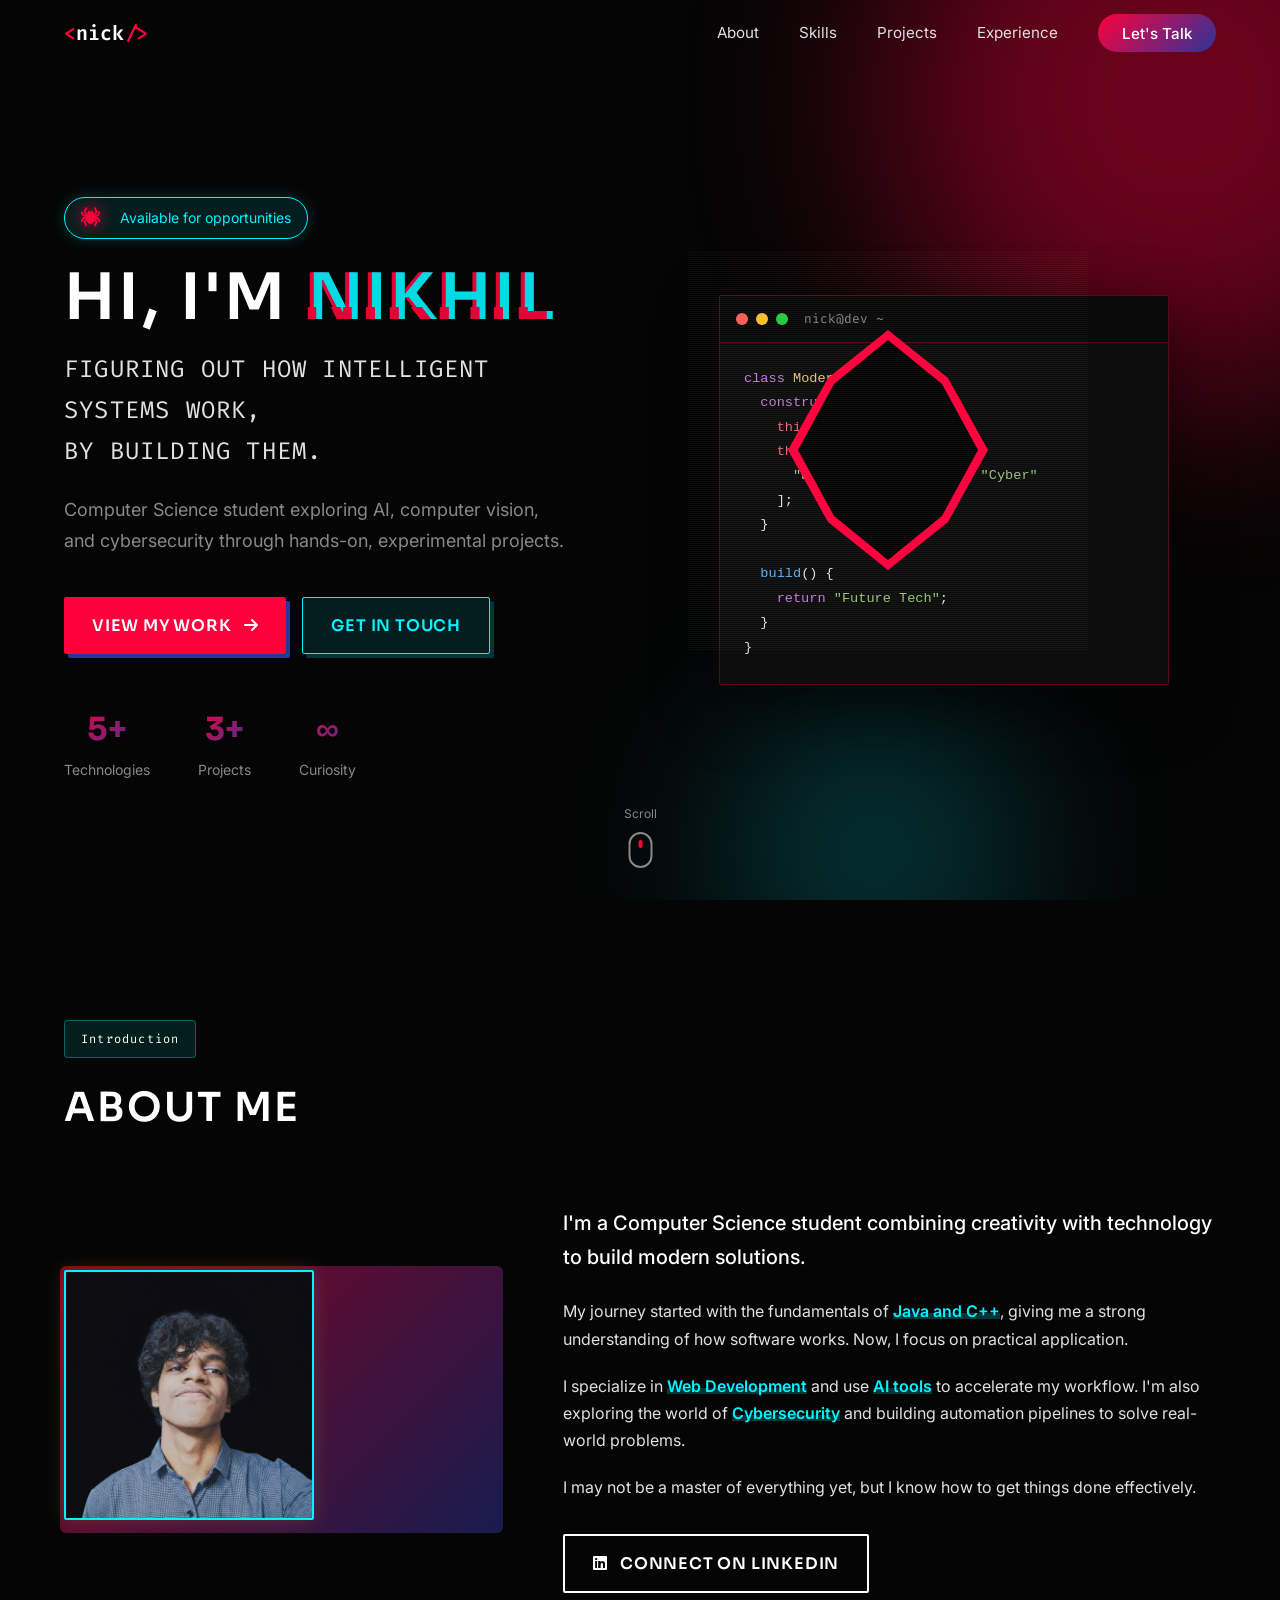
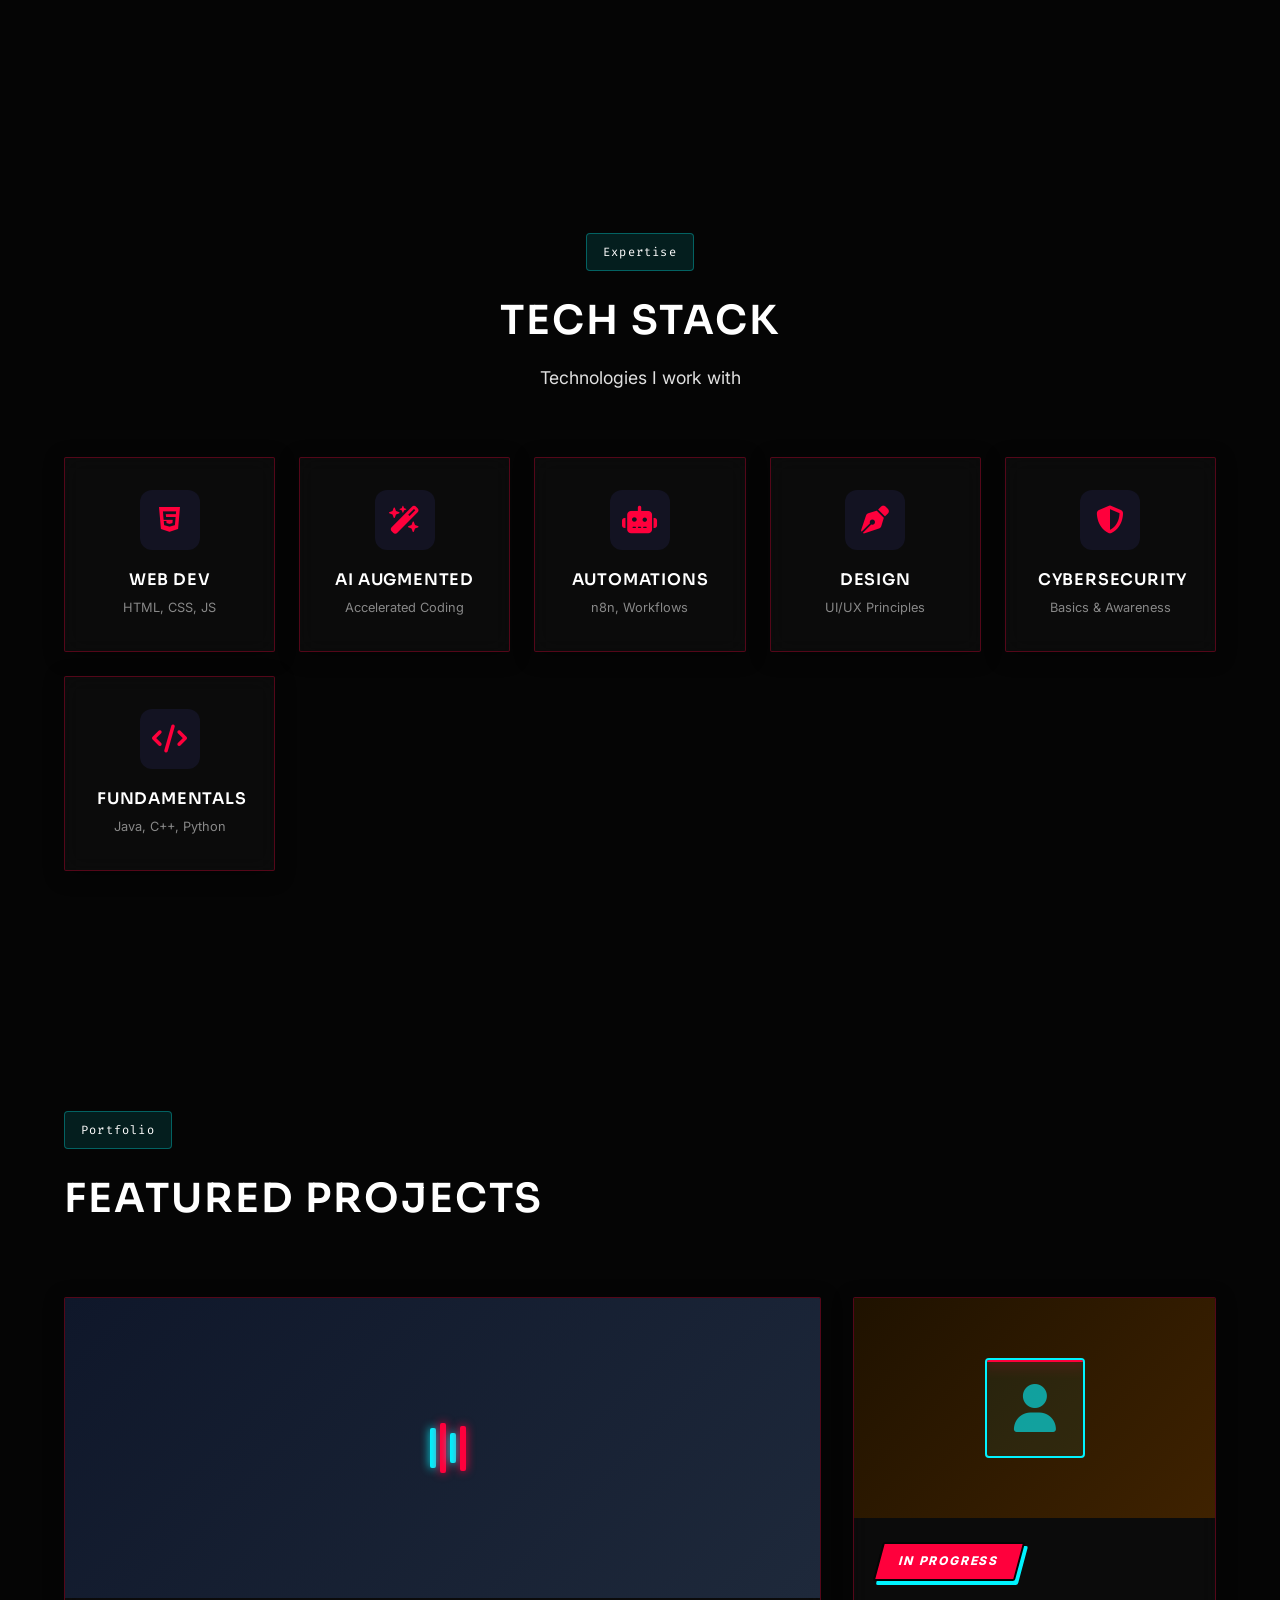
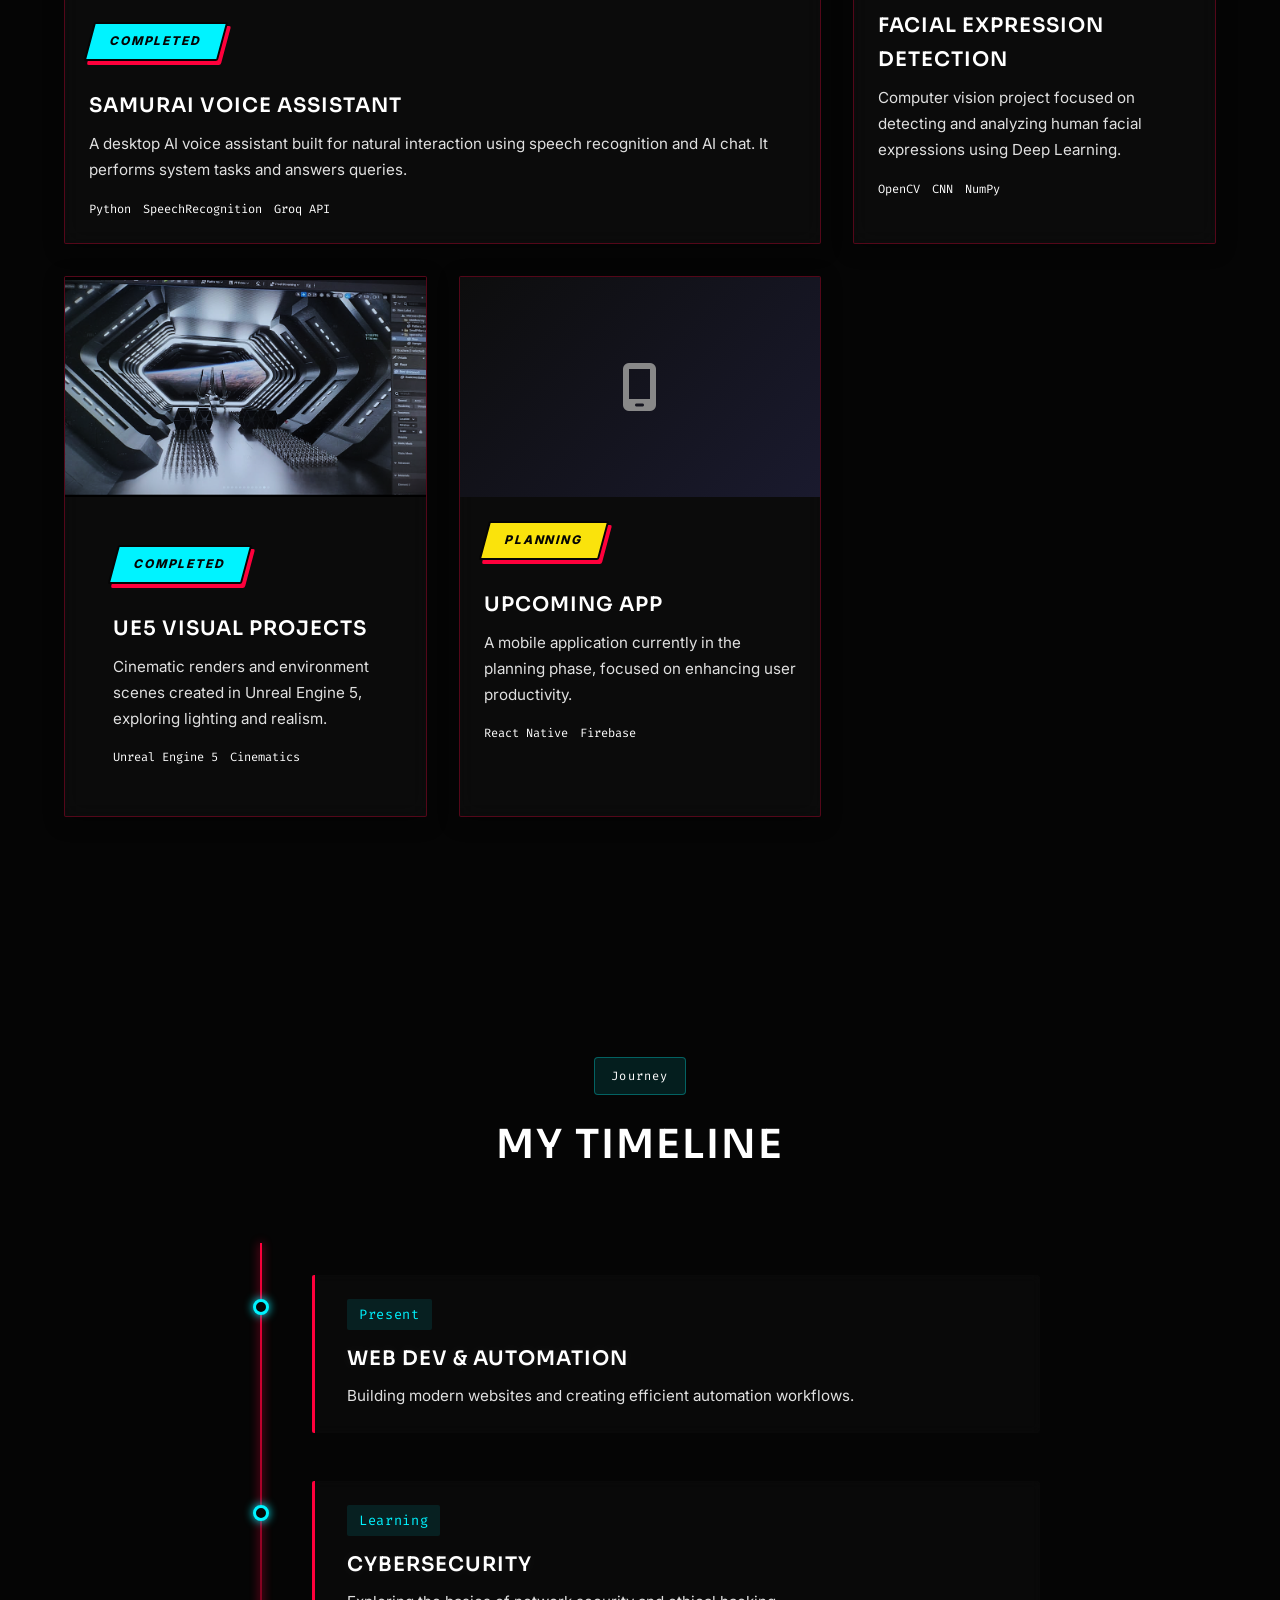
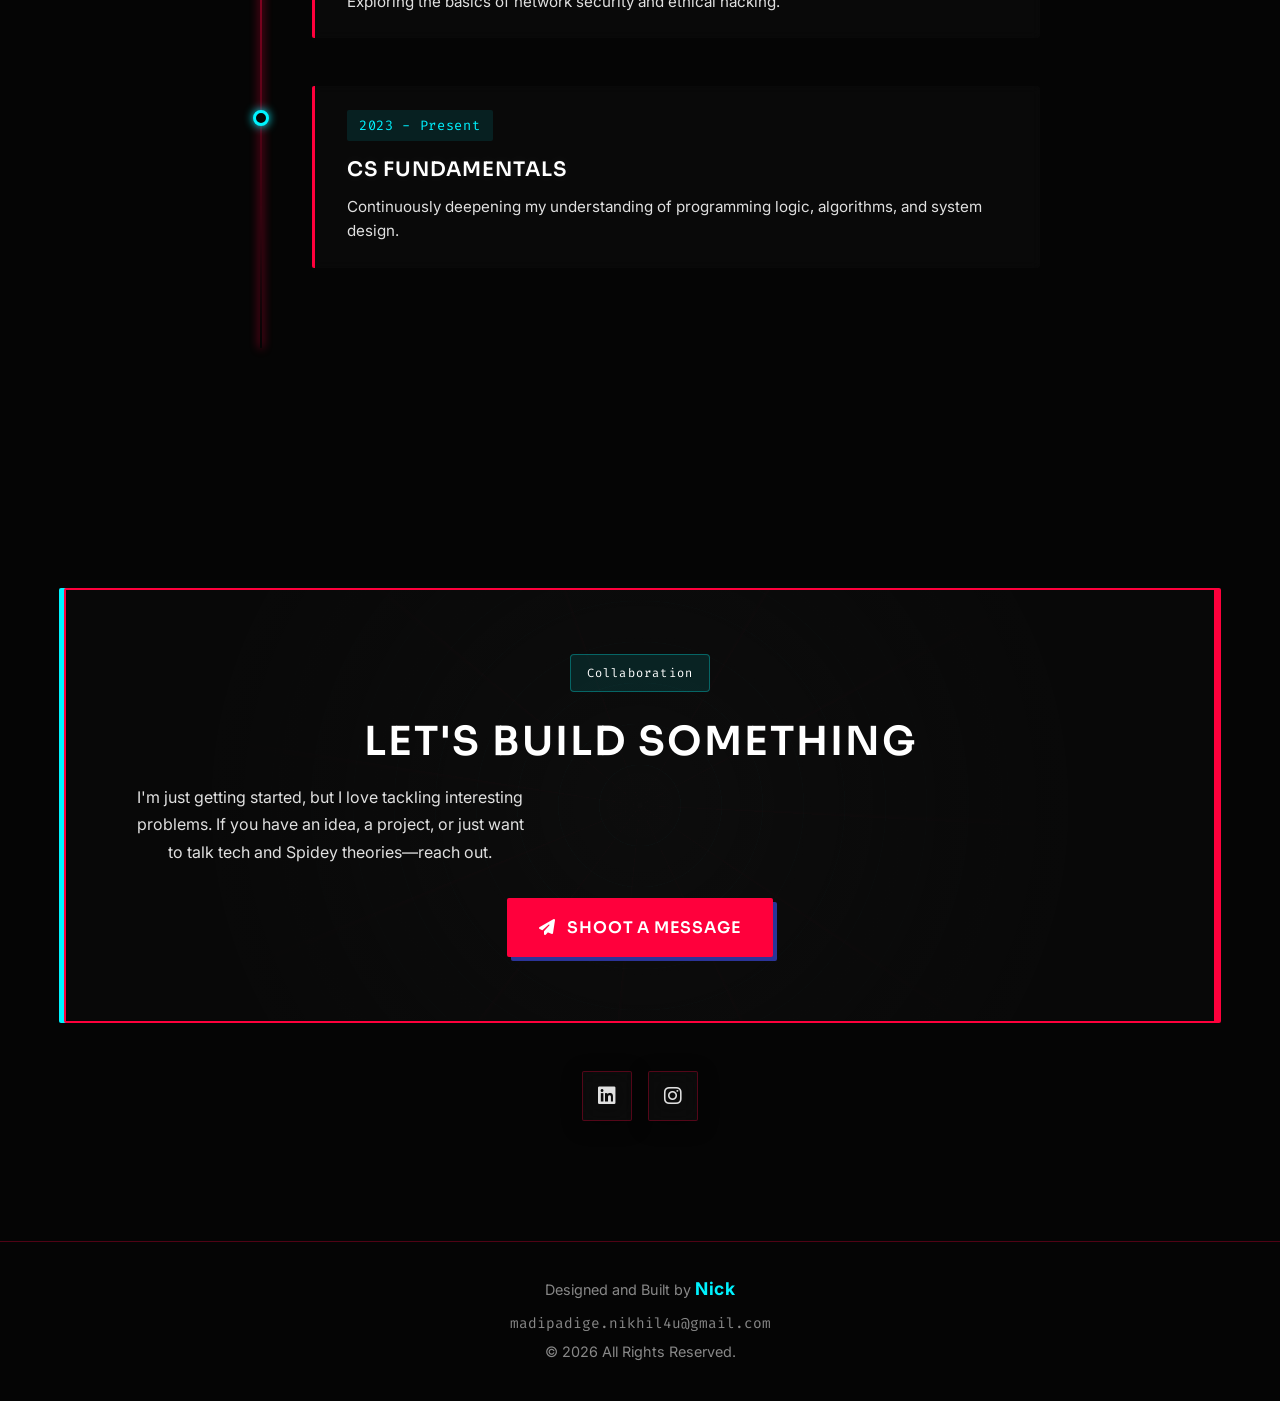
<file: index.html>
<!DOCTYPE html>
<html lang="en">

<head>
    <meta charset="UTF-8">
    <meta name="viewport" content="width=device-width, initial-scale=1.0">
    <title>Nikhil Madipadige | CS Student & Developer</title>
    <meta name="description"
        content="Portfolio of Nikhil Madipadige - Computer Science Student, Developer, and Creative.">

    <!-- Fonts -->
    <link rel="preconnect" href="https://fonts.googleapis.com">
    <link rel="preconnect" href="https://fonts.gstatic.com" crossorigin>
    <link
        href="https://fonts.googleapis.com/css2?family=Inter:wght@300;400;500;600;700&family=Fira+Code:wght@400;500&family=Sora:wght@400;500;600;700&display=swap"
        rel="stylesheet">

    <!-- Icons -->
    <link rel="stylesheet" href="https://cdnjs.cloudflare.com/ajax/libs/font-awesome/6.4.0/css/all.min.css">

    <link rel="stylesheet" href="styles.css">
    <link rel="stylesheet" href="hero-additions.css">
</head>

<body>
    <!-- Gradient Orbs Background -->
    <div class="gradient-bg">
        <div class="orb orb-1"></div>
        <div class="orb orb-2"></div>
        <div class="orb orb-3"></div>
    </div>

    <!-- Navigation -->
    <nav class="navbar">
        <div class="container nav-container">
            <a href="#" class="logo">
                <span class="logo-bracket">&lt;</span>nick<span class="logo-slash">/</span><span
                    class="logo-bracket">&gt;</span>
            </a>
            <div class="menu-toggle" id="mobile-menu">
                <span class="bar"></span>
                <span class="bar"></span>
                <span class="bar"></span>
            </div>
            <ul class="nav-menu">
                <li class="nav-item"><a href="#about" class="nav-link">About</a></li>
                <li class="nav-item"><a href="#skills" class="nav-link">Skills</a></li>
                <li class="nav-item"><a href="#projects" class="nav-link">Projects</a></li>
                <li class="nav-item"><a href="#experience" class="nav-link">Experience</a></li>
                <li class="nav-item"><a href="mailto:madipadige.nikhil4u@gmail.com" class="nav-link btn-contact">Let's
                        Talk</a></li>
            </ul>
        </div>
    </nav>

    <!-- Hero Section -->
    <section id="home" class="hero">
        <div class="spider-signal-container">
            <div class="spider-logo">
                <div class="spider-body"></div>
                <div class="spider-legs"></div>
            </div>
            <div class="glitch-noise"></div>
            <div class="glitch-noise"></div>
        </div>
        <div class="container hero-container">
            <div class="hero-content">
                <div class="hero-badge glitch-badge">
                    <i class="fa-solid fa-spider hero-spider-icon"></i>
                    Available for opportunities
                </div>
                <h1 class="hero-name">
                    HI, I'M <span class="gradient-text glitch" data-text="NIKHIL">NIKHIL</span>
                </h1>
                <h2 class="hero-title">
                    Figuring out how intelligent systems work, <br> by building them.
                </h2>
                <p class="hero-description">
                    Computer Science student exploring AI, computer vision, and cybersecurity through hands-on,
                    experimental projects.
                </p>
                <div class="hero-buttons">
                    <a href="#projects" class="btn btn-primary">
                        <span>View My Work</span>
                        <i class="fa-solid fa-arrow-right"></i>
                    </a>
                    <a href="mailto:madipadige.nikhil4u@gmail.com" class="btn btn-glass">
                        <span>Get In Touch</span>
                    </a>
                </div>
                <div class="hero-stats">
                    <div class="stat">
                        <span class="stat-number">5+</span>
                        <span class="stat-label">Technologies</span>
                    </div>
                    <div class="stat">
                        <span class="stat-number">3+</span>
                        <span class="stat-label">Projects</span>
                    </div>
                    <div class="stat">
                        <span class="stat-number">∞</span>
                        <span class="stat-label">Curiosity</span>
                    </div>
                </div>
            </div>
            <div class="hero-visual">
                <div class="terminal-window">
                    <div class="terminal-header">
                        <div class="terminal-buttons">
                            <span class="btn-close"></span>
                            <span class="btn-minimize"></span>
                            <span class="btn-maximize"></span>
                        </div>
                        <span class="terminal-title">nick@dev ~ </span>
                    </div>
                    <div class="terminal-body">
                        <pre><code><span class="code-keyword">class</span> <span class="code-class">ModernDev</span> {
  <span class="code-keyword">constructor</span>() {
    <span class="code-this">this</span>.name = <span class="code-string">"Nick"</span>;
    <span class="code-this">this</span>.focus = [
      <span class="code-string">"Web Dev"</span>, <span class="code-string">"AI Tools"</span>, <span class="code-string">"Cyber"</span>
    ];
  }
  
  <span class="code-function">build</span>() {
    <span class="code-keyword">return</span> <span class="code-string">"Future Tech"</span>;
  }
}</code></pre>
                    </div>
                </div>
            </div>
        </div>
        <div class="scroll-indicator">
            <span>Scroll</span>
            <div class="mouse"></div>
        </div>
    </section>

    <!-- About Section -->
    <section id="about" class="section about">
        <div class="container">
            <div class="section-header">
                <span class="section-tag">Introduction</span>
                <h2 class="section-title">About Me</h2>
            </div>
            <div class="about-content">
                <div class="about-image">
                    <div class="image-frame">
                        <img src="nick-about.png" alt="Nikhil Madipadige" class="profile-img">
                    </div>
                </div>
                <div class="about-text">
                    <p class="lead">
                        I'm a Computer Science student combining creativity with technology to build modern solutions.
                    </p>
                    <p>
                        My journey started with the fundamentals of <span class="highlight">Java and C++</span>, giving
                        me a strong
                        understanding of how software works. Now, I focus on practical application.
                    </p>
                    <p>
                        I specialize in <span class="highlight">Web Development</span> and use <span
                            class="highlight">AI tools</span>
                        to accelerate my workflow. I'm also exploring the world of <span
                            class="highlight">Cybersecurity</span>
                        and building automation pipelines to solve real-world problems.
                    </p>
                    <p>
                        I may not be a master of everything yet, but I know how to get things done effectively.
                    </p>
                    <div class="about-cta">
                        <a href="https://www.linkedin.com/in/nikhil-madipadige/" target="_blank"
                            class="btn btn-outline">
                            <i class="fa-brands fa-linkedin"></i>
                            <span>Connect on LinkedIn</span>
                        </a>
                    </div>
                </div>
            </div>
        </div>
    </section>

    <!-- Skills Section -->
    <section id="skills" class="section skills">
        <div class="container">
            <div class="section-header center">
                <span class="section-tag">Expertise</span>
                <h2 class="section-title">Tech Stack</h2>
                <p class="section-subtitle">Technologies I work with</p>
            </div>
            <div class="skills-grid">
                <div class="skill-card glass-card">
                    <div class="skill-icon">
                        <i class="fa-brands fa-html5"></i>
                    </div>
                    <h3>Web Dev</h3>
                    <p>HTML, CSS, JS</p>
                </div>
                <div class="skill-card glass-card">
                    <div class="skill-icon">
                        <i class="fa-solid fa-wand-magic-sparkles"></i>
                    </div>
                    <h3>AI Augmented</h3>
                    <p>Accelerated Coding</p>
                </div>
                <div class="skill-card glass-card">
                    <div class="skill-icon">
                        <i class="fa-solid fa-robot"></i>
                    </div>
                    <h3>Automations</h3>
                    <p>n8n, Workflows</p>
                </div>
                <div class="skill-card glass-card">
                    <div class="skill-icon">
                        <i class="fa-solid fa-pen-nib"></i>
                    </div>
                    <h3>Design</h3>
                    <p>UI/UX Principles</p>
                </div>
                <div class="skill-card glass-card">
                    <div class="skill-icon">
                        <i class="fa-solid fa-shield-halved"></i>
                    </div>
                    <h3>Cybersecurity</h3>
                    <p>Basics & Awareness</p>
                </div>
                <div class="skill-card glass-card">
                    <div class="skill-icon">
                        <i class="fa-solid fa-code"></i>
                    </div>
                    <h3>Fundamentals</h3>
                    <p>Java, C++, Python</p>
                </div>
            </div>
        </div>
    </section>

    <!-- Projects Section -->
    <section id="projects" class="section projects">
        <div class="container">
            <div class="section-header">
                <span class="section-tag">Portfolio</span>
                <h2 class="section-title">Featured Projects</h2>
            </div>
            <div class="projects-grid">
                <!-- Project 1: SamurAI -->
                <article class="project-card glass-card featured">
                    <div class="project-image">
                        <div class="img-placeholder-project"
                            style="background: linear-gradient(135deg, #0f172a, #1e293b);">
                            <div class="visual-voice-wave">
                                <div class="wave-bar"></div>
                                <div class="wave-bar"></div>
                                <div class="wave-bar"></div>
                                <div class="wave-bar"></div>
                                <div class="wave-bar"></div>
                            </div>
                        </div>
                        <div class="project-overlay">
                            <a href="https://replit.com/@usecodenick/SamurAI?v=1" target="_blank"
                                class="project-link"><i class="fa-solid fa-code"></i></a>
                        </div>
                    </div>
                    <div class="project-content">
                        <span class="badge-status status-completed">Completed</span>
                        <h3>SamurAI Voice Assistant</h3>
                        <p>A desktop AI voice assistant built for natural interaction using speech recognition and AI
                            chat. It performs system tasks and answers queries.</p>
                        <ul class="project-tech">
                            <li>Python</li>
                            <li>SpeechRecognition</li>
                            <li>Groq API</li>
                        </ul>
                    </div>
                </article>

                <!-- Project 2: Facial Expression -->
                <article class="project-card glass-card">
                    <div class="project-image">
                        <div class="img-placeholder-project"
                            style="background: linear-gradient(135deg, #1f1200, #3f2200);">
                            <div class="visual-face-scan">
                                <i class="fa-solid fa-user" class="face-icon"></i>
                                <div class="scan-line"></div>
                            </div>
                        </div>
                        <div class="project-overlay">
                            <!-- Button Hidden -->
                        </div>
                    </div>
                    <div class="project-content">
                        <span class="badge-status status-progress">In Progress</span>
                        <h3>Facial Expression Detection</h3>
                        <p>Computer vision project focused on detecting and analyzing human facial expressions using
                            Deep Learning.</p>
                        <ul class="project-tech">
                            <li>OpenCV</li>
                            <li>CNN</li>
                            <li>NumPy</li>
                        </ul>
                    </div>
                </article>

                <!-- Project 3: UE5 Visuals -->
                <article class="project-card glass-card">
                    <div class="project-image">
                        <div class="img-placeholder-project" style="padding: 0; overflow: hidden;">
                            <img src="ue5-starwars.png" alt="UE5 Star Wars"
                                style="width: 100%; height: 100%; object-fit: cover;">
                        </div>
                        <div class="project-overlay">
                            <a href="https://www.linkedin.com/in/nikhil-madipadige/" target="_blank"
                                class="project-link"><i class="fa-brands fa-linkedin"></i></a>
                        </div>
                    </div>
                    <div class="project-content">
                        <div class="project-content">
                            <span class="badge-status status-completed">Completed</span>
                            <h3>UE5 Visual Projects</h3>
                            <p>Cinematic renders and environment scenes created in Unreal Engine 5, exploring lighting
                                and
                                realism.</p>
                            <ul class="project-tech">
                                <li>Unreal Engine 5</li>
                                <li>Cinematics</li>
                            </ul>
                        </div>
                </article>

                <!-- Project 4: Upcoming App -->
                <article class="project-card glass-card">
                    <div class="project-image">
                        <div class="img-placeholder-project">
                            <i class="fa-solid fa-mobile-screen"></i>
                        </div>
                        <div class="project-overlay">
                            <span class="coming-soon">Planning Phase</span>
                        </div>
                    </div>
                    <div class="project-content">
                        <span class="badge-status status-ongoing">Planning</span>
                        <h3>Upcoming App</h3>
                        <p>A mobile application currently in the planning phase, focused on enhancing user productivity.
                        </p>
                        <ul class="project-tech">
                            <li>React Native</li>
                            <li>Firebase</li>
                        </ul>
                    </div>
                </article>
            </div>
        </div>
    </section>

    <!-- Experience Section -->
    <section id="experience" class="section experience">
        <div class="container">
            <div class="section-header center">
                <span class="section-tag">Journey</span>
                <h2 class="section-title">My Timeline</h2>
            </div>
            <div class="timeline">
                <div class="timeline-item">
                    <div class="timeline-marker">
                        <div class="marker-dot"></div>
                    </div>
                    <div class="timeline-content">
                        <span class="timeline-date">Present</span>
                        <h3>Web Dev & Automation</h3>
                        <p>Building modern websites and creating efficient automation workflows.</p>
                    </div>
                </div>
                <div class="timeline-item">
                    <div class="timeline-marker">
                        <div class="marker-dot"></div>
                    </div>
                    <div class="timeline-content">
                        <span class="timeline-date">Learning</span>
                        <h3>Cybersecurity</h3>
                        <p>Exploring the basics of network security and ethical hacking.</p>
                    </div>
                </div>
                <div class="timeline-item">
                    <div class="timeline-marker">
                        <div class="marker-dot"></div>
                    </div>
                    <div class="timeline-content">
                        <span class="timeline-date">2023 - Present</span>
                        <h3>CS Fundamentals</h3>
                        <p>Continuously deepening my understanding of programming logic, algorithms, and system design.
                        </p>
                    </div>
                </div>
            </div>
        </div>
    </section>

    <!-- Contact Section -->
    <section id="contact" class="section contact">
        <div class="container">
            <div class="contact-wrapper glass-card glitch-border">
                <div class="contact-content center-aligned">
                    <span class="section-tag">Collaboration</span>
                    <h2 class="section-title">Let's Build Something</h2>
                    <p class="contact-text">
                        I'm just getting started, but I love tackling interesting problems. If you have an idea, a
                        project, or just want to talk tech and Spidey theories—reach out.
                    </p>
                    <a href="mailto:madipadige.nikhil4u@gmail.com" class="btn btn-primary btn-lg">
                        <i class="fa-solid fa-paper-plane"></i>
                        <span>Shoot a Message</span>
                    </a>
                </div>
                <div class="spider-web-bg"></div>
            </div>

            <div class="social-links">
                <a href="https://www.linkedin.com/in/nikhil-madipadige/" target="_blank"
                    class="social-link glass-card footer-icon"><i class="fa-brands fa-linkedin"></i></a>
                <a href="https://www.instagram.com/nikhilmadipadige/" target="_blank"
                    class="social-link glass-card footer-icon"><i class="fa-brands fa-instagram"></i></a>
            </div>
        </div>
    </section>

    <!-- Footer -->
    <footer class="footer">
        <div class="container">
            <div class="footer-content">
                <p>Designed and Built by <span class="footer-name footer-nick">Nick</span></p>
                <p class="footer-email">madipadige.nikhil4u@gmail.com</p>
                <p class="copyright">&copy; 2026 All Rights Reserved.</p>
            </div>
        </div>
    </footer>

    <script src="script.js"></script>
</body>

</html>
</file>
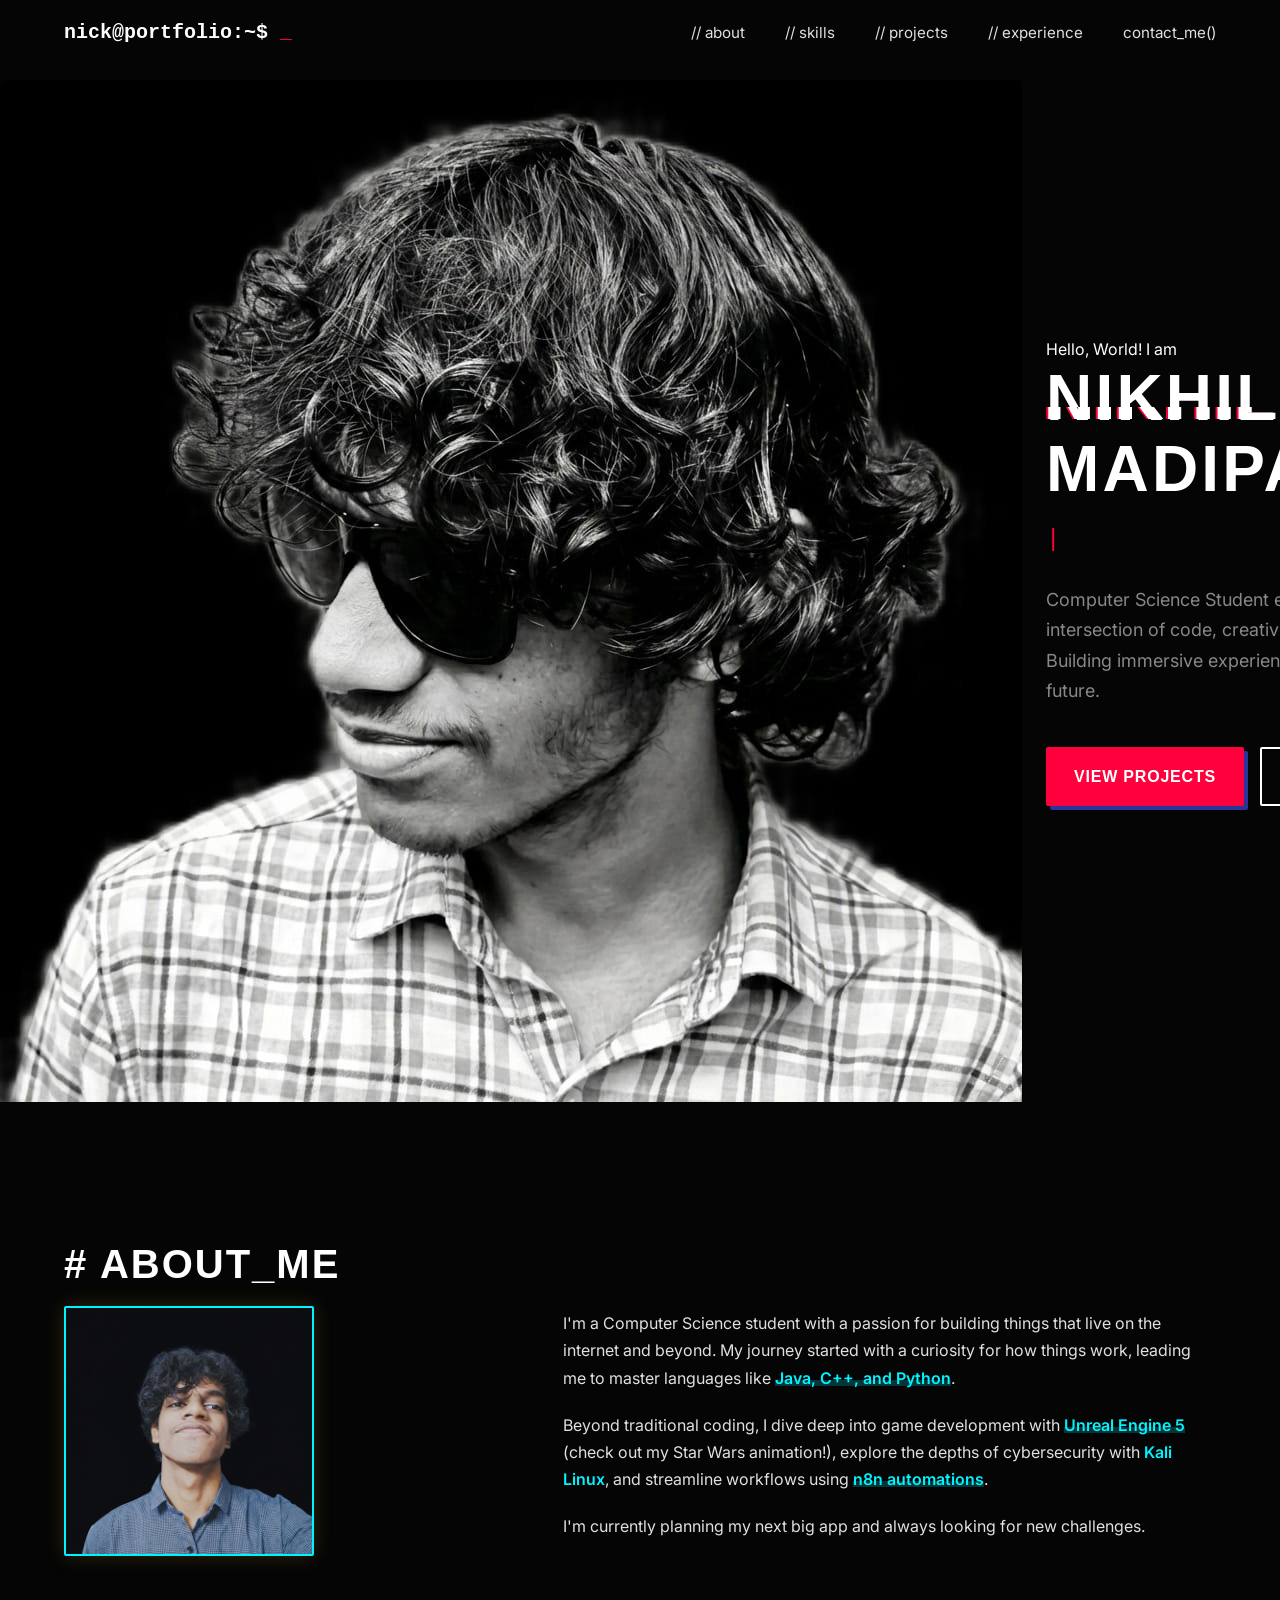
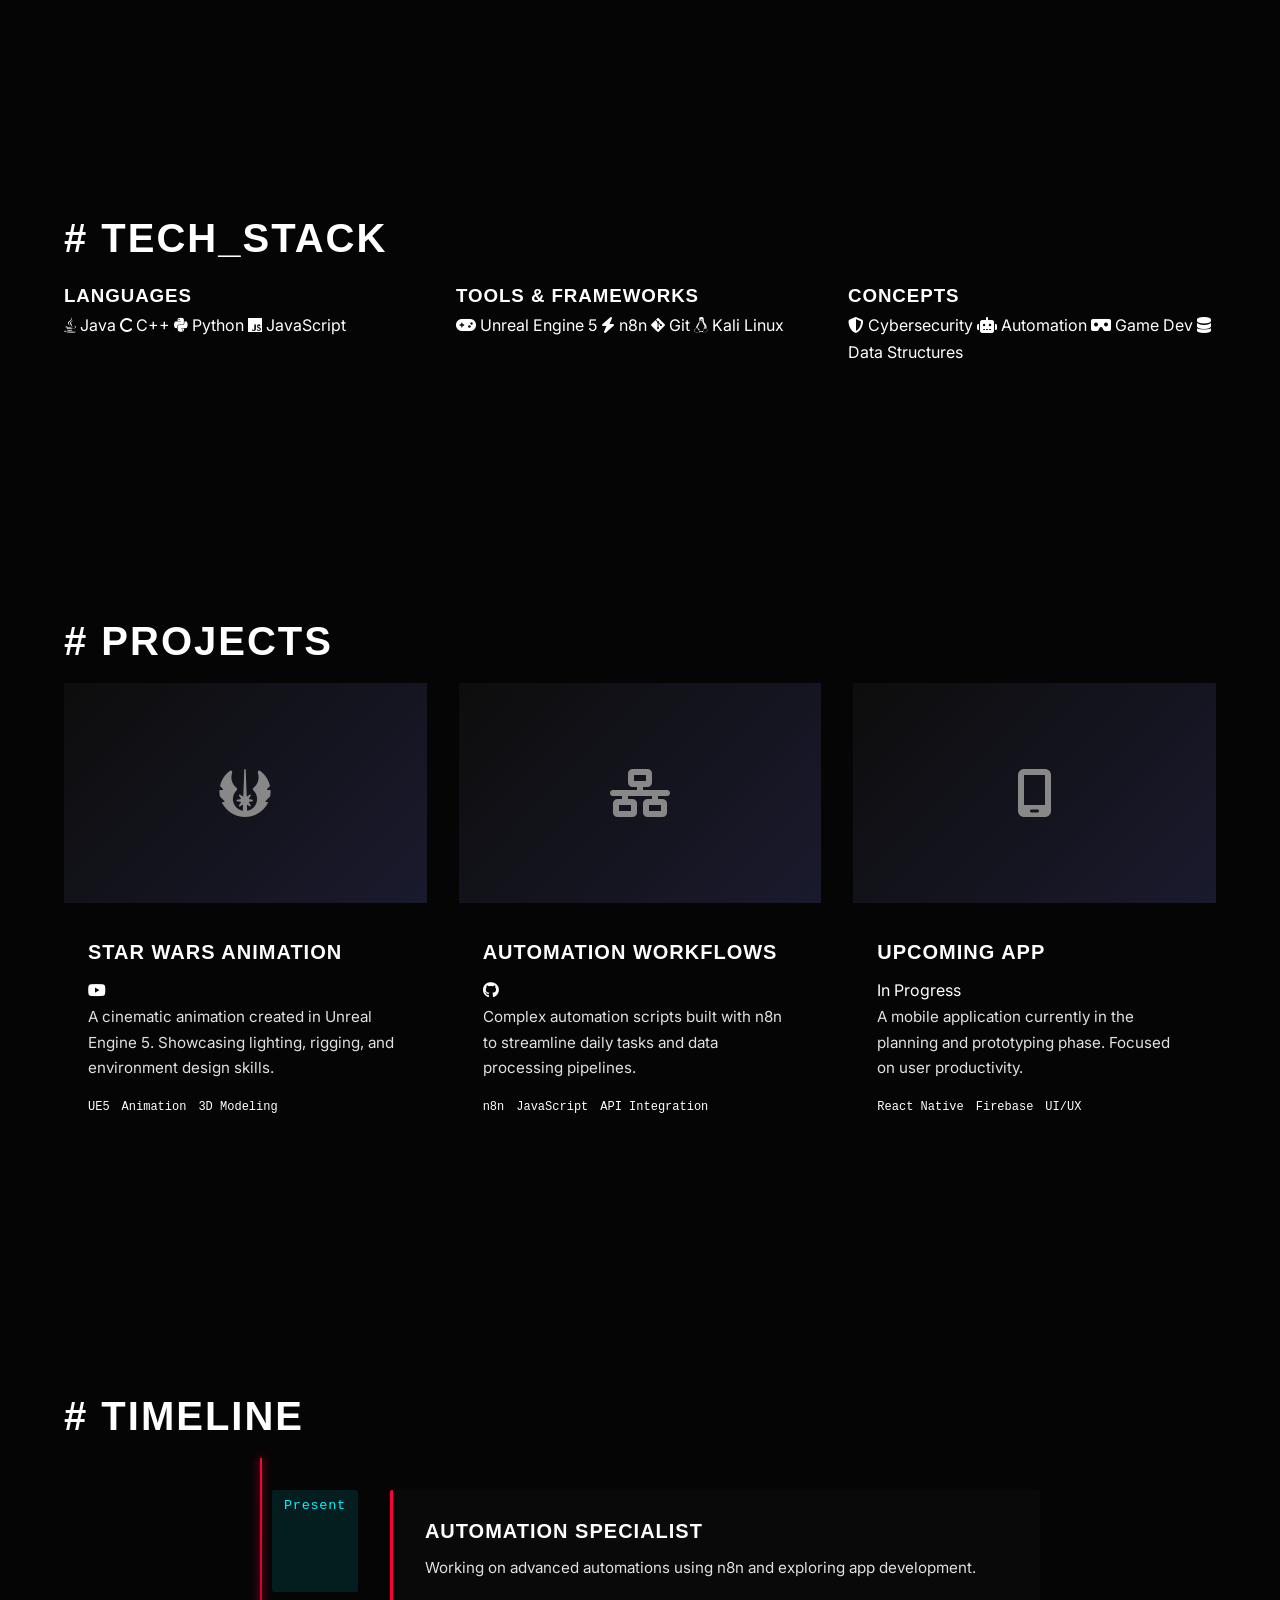
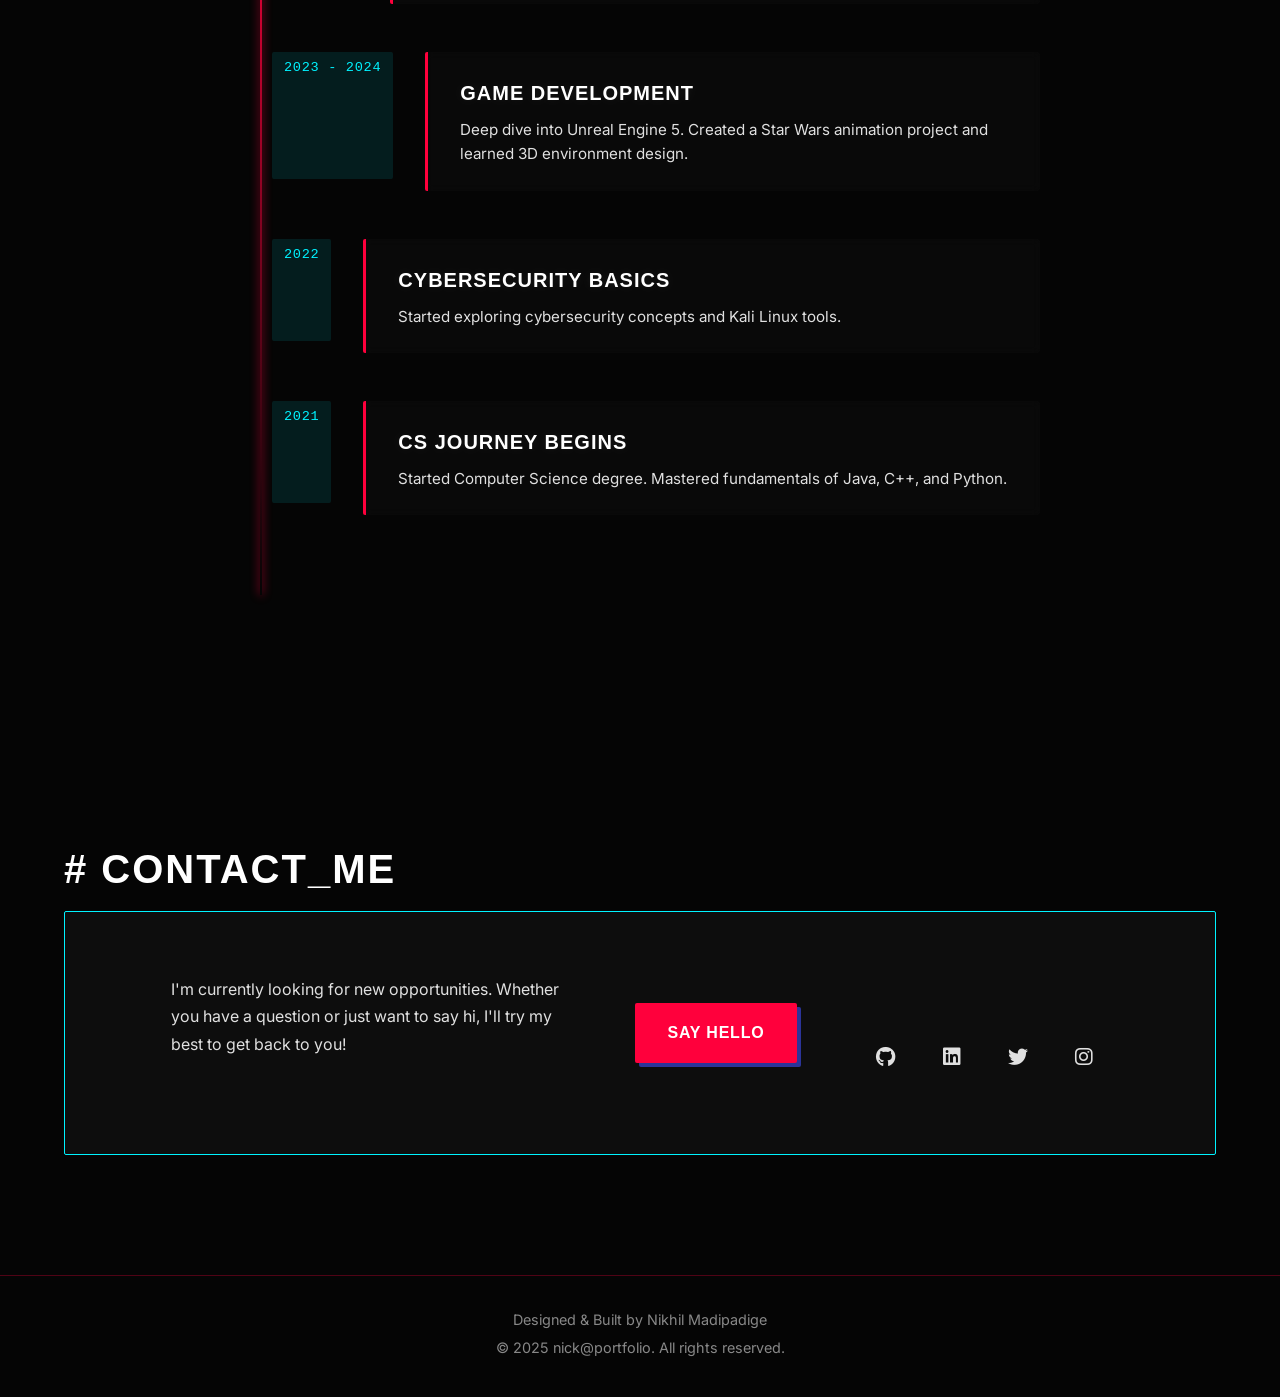
<file: index-legacy.html>
<!DOCTYPE html>
<html lang="en">

<head>
    <meta charset="UTF-8">
    <meta name="viewport" content="width=device-width, initial-scale=1.0">
    <title>Nikhil Madipadige | CS Student & Developer</title>
    <meta name="description"
        content="Portfolio of Nikhil Madipadige - Computer Science Student, Developer, and Creative.">

    <!-- Fonts -->
    <link rel="preconnect" href="https://fonts.googleapis.com">
    <link rel="preconnect" href="https://fonts.gstatic.com" crossorigin>
    <link
        href="https://fonts.googleapis.com/css2?family=Inter:wght@300;400;600;700&family=JetBrains+Mono:wght@400;500&family=Orbitron:wght@400;500;700&display=swap"
        rel="stylesheet">

    <!-- Icons -->
    <link rel="stylesheet" href="https://cdnjs.cloudflare.com/ajax/libs/font-awesome/6.4.0/css/all.min.css">

    <link rel="stylesheet" href="styles.css">
</head>

<body>
    <div class="grid-overlay"></div>
    <div class="scanline"></div>

    <!-- Navigation -->
    <nav class="navbar">
        <div class="container nav-container">
            <a href="#" class="logo">
                <span class="terminal-prompt">nick@portfolio:~$</span> <span class="cursor">_</span>
            </a>
            <div class="menu-toggle" id="mobile-menu">
                <span class="bar"></span>
                <span class="bar"></span>
                <span class="bar"></span>
            </div>
            <ul class="nav-menu">
                <li class="nav-item"><a href="#about" class="nav-link">// about</a></li>
                <li class="nav-item"><a href="#skills" class="nav-link">// skills</a></li>
                <li class="nav-item"><a href="#projects" class="nav-link">// projects</a></li>
                <li class="nav-item"><a href="#experience" class="nav-link">// experience</a></li>
                <li class="nav-item"><a href="#contact" class="nav-link btn-glow">contact_me()</a></li>
            </ul>
        </div>
    </nav>

    <!-- Hero Section -->
    <section id="home" class="hero">
        <div class="hero-bg-image">
            <img src="nick-hero.png" alt="Nick - Cyberpunk Style">
        </div>
        <div class="container hero-container">
            <div class="hero-content">
                <p class="hero-greeting">Hello, World! I am</p>
                <h1 class="hero-name glitch" data-text="Nikhil Madipadige">Nikhil Madipadige</h1>
                <h2 class="hero-title">
                    <span id="typewriter"></span><span class="cursor">|</span>
                </h2>
                <p class="hero-description">
                    Computer Science Student exploring the intersection of code, creativity, and cybersecurity.
                    Building immersive experiences and automating the future.
                </p>
                <div class="hero-buttons">
                    <a href="#projects" class="btn btn-primary">View Projects</a>
                    <a href="#contact" class="btn btn-outline">Contact Me</a>
                </div>
            </div>
            <div class="hero-visual">
                <div class="code-block">
                    <pre><code class="language-java">public class Developer {
    String name = "Nick";
    String[] skills = {
        "Java", "C++", "Python",
        "UE5", "Cybersecurity"
    };

    void create() {
        while(alive) {
            code();
            innovate();
        }
    }
}</code></pre>
                </div>
            </div>
        </div>
    </section>

    <!-- About Section -->
    <section id="about" class="section about">
        <div class="container">
            <h2 class="section-title"><span class="hash">#</span> about_me</h2>
            <div class="about-content">
                <div class="about-image">
                    <img src="nick-about.png" alt="Nikhil Madipadige" class="profile-img">
                </div>
                <div class="about-text">
                    <p>
                        I'm a Computer Science student with a passion for building things that live on the internet and
                        beyond.
                        My journey started with a curiosity for how things work, leading me to master languages like
                        <span class="highlight">Java, C++, and Python</span>.
                    </p>
                    <p>
                        Beyond traditional coding, I dive deep into game development with <span class="highlight">Unreal
                            Engine 5</span>
                        (check out my Star Wars animation!), explore the depths of cybersecurity with <span
                            class="highlight">Kali Linux</span>,
                        and streamline workflows using <span class="highlight">n8n automations</span>.
                    </p>
                    <p>
                        I'm currently planning my next big app and always looking for new challenges.
                    </p>
                </div>
            </div>
        </div>
    </section>

    <!-- Skills Section -->
    <section id="skills" class="section skills">
        <div class="container">
            <h2 class="section-title"><span class="hash">#</span> tech_stack</h2>
            <div class="skills-grid">
                <!-- Languages -->
                <div class="skill-category">
                    <h3>Languages</h3>
                    <div class="skill-tags">
                        <span class="skill-tag"><i class="fa-brands fa-java"></i> Java</span>
                        <span class="skill-tag"><i class="fa-solid fa-c"></i> C++</span>
                        <span class="skill-tag"><i class="fa-brands fa-python"></i> Python</span>
                        <span class="skill-tag"><i class="fa-brands fa-js"></i> JavaScript</span>
                    </div>
                </div>

                <!-- Tools & Frameworks -->
                <div class="skill-category">
                    <h3>Tools & Frameworks</h3>
                    <div class="skill-tags">
                        <span class="skill-tag"><i class="fa-solid fa-gamepad"></i> Unreal Engine 5</span>
                        <span class="skill-tag"><i class="fa-solid fa-bolt"></i> n8n</span>
                        <span class="skill-tag"><i class="fa-brands fa-git-alt"></i> Git</span>
                        <span class="skill-tag"><i class="fa-brands fa-linux"></i> Kali Linux</span>
                    </div>
                </div>

                <!-- Concepts -->
                <div class="skill-category">
                    <h3>Concepts</h3>
                    <div class="skill-tags">
                        <span class="skill-tag"><i class="fa-solid fa-shield-halved"></i> Cybersecurity</span>
                        <span class="skill-tag"><i class="fa-solid fa-robot"></i> Automation</span>
                        <span class="skill-tag"><i class="fa-solid fa-vr-cardboard"></i> Game Dev</span>
                        <span class="skill-tag"><i class="fa-solid fa-database"></i> Data Structures</span>
                    </div>
                </div>
            </div>
        </div>
    </section>

    <!-- Projects Section -->
    <section id="projects" class="section projects">
        <div class="container">
            <h2 class="section-title"><span class="hash">#</span> projects</h2>
            <div class="projects-grid">
                <!-- Project 1 -->
                <article class="project-card">
                    <div class="project-image">
                        <div class="img-placeholder-project">
                            <i class="fa-solid fa-jedi"></i>
                        </div>
                    </div>
                    <div class="project-content">
                        <div class="project-header">
                            <h3>Star Wars Animation</h3>
                            <div class="project-links">
                                <a href="#" target="_blank"><i class="fa-brands fa-youtube"></i></a>
                            </div>
                        </div>
                        <p>A cinematic animation created in Unreal Engine 5. Showcasing lighting, rigging, and
                            environment design skills.</p>
                        <ul class="project-tech">
                            <li>UE5</li>
                            <li>Animation</li>
                            <li>3D Modeling</li>
                        </ul>
                    </div>
                </article>

                <!-- Project 2 -->
                <article class="project-card">
                    <div class="project-image">
                        <div class="img-placeholder-project">
                            <i class="fa-solid fa-network-wired"></i>
                        </div>
                    </div>
                    <div class="project-content">
                        <div class="project-header">
                            <h3>Automation Workflows</h3>
                            <div class="project-links">
                                <a href="#" target="_blank"><i class="fa-brands fa-github"></i></a>
                            </div>
                        </div>
                        <p>Complex automation scripts built with n8n to streamline daily tasks and data processing
                            pipelines.</p>
                        <ul class="project-tech">
                            <li>n8n</li>
                            <li>JavaScript</li>
                            <li>API Integration</li>
                        </ul>
                    </div>
                </article>

                <!-- Project 3 -->
                <article class="project-card">
                    <div class="project-image">
                        <div class="img-placeholder-project">
                            <i class="fa-solid fa-mobile-screen"></i>
                        </div>
                    </div>
                    <div class="project-content">
                        <div class="project-header">
                            <h3>Upcoming App</h3>
                            <div class="project-links">
                                <span class="badge">In Progress</span>
                            </div>
                        </div>
                        <p>A mobile application currently in the planning and prototyping phase. Focused on user
                            productivity.</p>
                        <ul class="project-tech">
                            <li>React Native</li>
                            <li>Firebase</li>
                            <li>UI/UX</li>
                        </ul>
                    </div>
                </article>
            </div>
        </div>
    </section>

    <!-- Experience Section -->
    <section id="experience" class="section experience">
        <div class="container">
            <h2 class="section-title"><span class="hash">#</span> timeline</h2>
            <div class="timeline">
                <div class="timeline-item">
                    <div class="timeline-dot"></div>
                    <div class="timeline-date">Present</div>
                    <div class="timeline-content">
                        <h3>Automation Specialist</h3>
                        <p>Working on advanced automations using n8n and exploring app development.</p>
                    </div>
                </div>
                <div class="timeline-item">
                    <div class="timeline-dot"></div>
                    <div class="timeline-date">2023 - 2024</div>
                    <div class="timeline-content">
                        <h3>Game Development</h3>
                        <p>Deep dive into Unreal Engine 5. Created a Star Wars animation project and learned 3D
                            environment design.</p>
                    </div>
                </div>
                <div class="timeline-item">
                    <div class="timeline-dot"></div>
                    <div class="timeline-date">2022</div>
                    <div class="timeline-content">
                        <h3>Cybersecurity Basics</h3>
                        <p>Started exploring cybersecurity concepts and Kali Linux tools.</p>
                    </div>
                </div>
                <div class="timeline-item">
                    <div class="timeline-dot"></div>
                    <div class="timeline-date">2021</div>
                    <div class="timeline-content">
                        <h3>CS Journey Begins</h3>
                        <p>Started Computer Science degree. Mastered fundamentals of Java, C++, and Python.</p>
                    </div>
                </div>
            </div>
        </div>
    </section>

    <!-- Contact Section -->
    <section id="contact" class="section contact">
        <div class="container">
            <h2 class="section-title"><span class="hash">#</span> contact_me</h2>
            <div class="contact-wrapper">
                <p class="contact-text">
                    I'm currently looking for new opportunities. Whether you have a question or just want to say hi,
                    I'll try my best to get back to you!
                </p>
                <a href="mailto:nikhil@example.com" class="btn btn-primary btn-lg">Say Hello</a>

                <div class="social-links">
                    <a href="#" class="social-link"><i class="fa-brands fa-github"></i></a>
                    <a href="#" class="social-link"><i class="fa-brands fa-linkedin"></i></a>
                    <a href="#" class="social-link"><i class="fa-brands fa-twitter"></i></a>
                    <a href="#" class="social-link"><i class="fa-brands fa-instagram"></i></a>
                </div>
            </div>
        </div>
    </section>

    <!-- Footer -->
    <footer class="footer">
        <div class="container">
            <p>Designed & Built by Nikhil Madipadige</p>
            <p class="copyright">&copy; 2025 nick@portfolio. All rights reserved.</p>
        </div>
    </footer>

    <script src="script.js"></script>
</body>

</html>
</file>
<file: styles.css>
/* 
 * Modern Aesthetic Portfolio Theme
 * Glassmorphism + Refined Animations
 * Author: Nikhil Madipadige
 */

:root {
    /* Spider-Verse Palette (Miles Morales Style) */
    --bg-primary: #050505;
    --bg-secondary: #0d0d0d;

    /* Text Colors */
    --text-primary: #ffffff;
    --text-secondary: #e0e0e0;
    --text-muted: #888888;

    /* Web/Suit Accents */
    --accent-primary: #ff003c;
    /* Neon Red */
    --accent-secondary: #00f3ff;
    /* Electric Cyan */
    --accent-tertiary: #fae30c;
    /* Spray Paint Yellow */
    --accent-blue: #2b3499;
    /* Deep Suit Blue */

    /* Gradients */
    --gradient-primary: linear-gradient(135deg, var(--accent-primary), var(--accent-blue));
    --gradient-glitch: linear-gradient(90deg, var(--accent-primary), var(--accent-secondary));

    /* Glass / HUD Effect */
    --glass-bg: rgba(13, 13, 13, 0.8);
    --glass-border: rgba(255, 0, 60, 0.3);
    --glass-shadow: 0 10px 40px rgba(0, 0, 0, 0.8);

    /* UI Structure */
    --border-radius: 2px;
    /* Sharper for comic style */
    --hud-border: 1px solid var(--glass-border);

    /* Fonts */
    --font-heading: 'Sora', sans-serif;
    --font-body: 'Inter', sans-serif;
    --font-mono: 'Fira Code', monospace;

    /* Spacing */
    --section-spacing: 120px;
}

/* Reset & Base */
* {
    margin: 0;
    padding: 0;
    box-sizing: border-box;
}

html {
    scroll-behavior: smooth;
}

body {
    font-family: var(--font-body);
    background-color: var(--bg-primary);
    color: var(--text-primary);
    line-height: 1.7;
    overflow-x: hidden;
}

/* Gradient Background Orbs */
.gradient-bg {
    position: fixed;
    top: 0;
    left: 0;
    width: 100%;

    height: 100%;
    pointer-events: none;
    z-index: -1;
    overflow: hidden;
}

/* Profile Image Fix */
.profile-img {
    width: 100%;
    max-width: 250px;
    height: auto;
    border-radius: var(--border-radius);
    object-fit: cover;
    border: 2px solid var(--accent-secondary);
    box-shadow: 0 0 20px rgba(212, 175, 55, 0.2);
}

.orb {
    position: absolute;
    border-radius: 50%;
    filter: blur(80px);
    opacity: 0.5;
    animation: float 20s ease-in-out infinite;
}

.orb-1 {
    width: 600px;
    height: 600px;
    background: var(--accent-primary);
    /* Red */
    top: -200px;
    right: -200px;
    animation-delay: 0s;
    opacity: 0.4;
    filter: blur(100px);
}

.orb-2 {
    width: 400px;
    height: 400px;
    background: var(--accent-cyan);
    /* Arc Reactor Blue */
    bottom: 20%;
    left: -100px;
    animation-delay: -5s;
    opacity: 0.3;
    filter: blur(80px);
}

.orb-3 {
    width: 300px;
    height: 300px;
    background: var(--accent-secondary);
    /* Gold */
    bottom: -100px;
    right: 20%;
    animation-delay: -10s;
    opacity: 0.2;
    filter: blur(90px);
}

@keyframes float {

    0%,
    100% {
        transform: translate(0, 0) scale(1);
    }

    25% {
        transform: translate(30px, -30px) scale(1.05);
    }

    50% {
        transform: translate(-20px, 20px) scale(0.95);
    }

    75% {
        transform: translate(20px, 30px) scale(1.02);
    }
}

/* Glass Card - Comic Style */
.glass-card {
    background: var(--glass-bg);
    backdrop-filter: blur(10px);
    -webkit-backdrop-filter: blur(10px);
    /* Added for webkit browsers */
    border: 1px solid var(--glass-border);
    border-radius: var(--border-radius);
    /* Kept existing border-radius */
    box-shadow: 0 4px 20px rgba(0, 0, 0, 0.4);
    /* Kept existing box-shadow */
    transition: all 0.3s ease;
    position: relative;
    overflow: hidden;
    z-index: 1;
    /* Ensure content inside cards is reachable */
}

/* Tech Corner Accents - Adjusted for new style */
.glass-card::before {
    content: '';
    position: absolute;
    top: 0;
    left: 0;
    width: 20px;
    height: 20px;
    border-top: 2px solid var(--accent-secondary);
    /* Changed to accent-secondary */
    border-left: 2px solid var(--accent-secondary);
    /* Changed to accent-secondary */
    border-top-left-radius: 4px;
    opacity: 0;
    transition: opacity 0.3s ease;
}

.glass-card::after {
    content: '';
    position: absolute;
    bottom: 0;
    right: 0;
    width: 20px;
    height: 20px;
    border-bottom: 2px solid var(--accent-secondary);
    /* Changed to accent-secondary */
    border-right: 2px solid var(--accent-secondary);
    /* Changed to accent-secondary */
    border-bottom-right-radius: 4px;
    opacity: 0;
    transition: opacity 0.3s ease;
}

.glass-card:hover {
    border-color: var(--accent-secondary);
    box-shadow: -5px 5px 0 var(--accent-primary);
    /* New comic-style shadow */
    transform: translate(2px, -2px);
    /* New comic-style transform */
}

.glass-card:hover::before,
.glass-card:hover::after {
    opacity: 1;
}

/* Typography */
h1,
h2,
h3,
h4,
h5,
h6 {
    font-family: var(--font-heading);
    font-weight: 600;
    letter-spacing: 0.05em;
    text-transform: uppercase;
}

a {
    text-decoration: none;
    color: inherit;
    transition: all 0.3s ease;
}

.container {
    max-width: 1200px;
    margin: 0 auto;
    padding: 0 24px;
}

.section {
    padding: var(--section-spacing) 0;
}

.section-header {
    margin-bottom: 4rem;
}

.section-header.center {
    text-align: center;
}

.section-tag {
    display: inline-block;
    font-family: var(--font-mono);
    font-size: 0.75rem;
    color: var(--accent-cyan);
    background: rgba(0, 255, 255, 0.1);
    border: 1px solid rgba(0, 255, 255, 0.3);
    padding: 0.5rem 1rem;
    border-radius: 4px;
    margin-bottom: 1rem;
    letter-spacing: 0.1em;
}

.section-title {
    font-size: 2.5rem;
    margin-bottom: 0.5rem;
}

.section-subtitle {
    color: var(--text-secondary);
    font-size: 1.1rem;
}

.gradient-text {
    background: var(--gradient-primary);
    -webkit-background-clip: text;
    -webkit-text-fill-color: transparent;
    background-clip: text;
    text-shadow: 2px 0 var(--accent-secondary), -2px 0 var(--accent-primary);
    opacity: 0.9;
}

/* Glitch Animation */
.glitch {
    position: relative;
    display: inline-block;
}

.glitch::before,
.glitch::after {
    content: attr(data-text);
    position: absolute;
    top: 0;
    left: 0;
    width: 100%;
    height: 100%;
}

.glitch::before {
    left: 2px;
    text-shadow: -2px 0 var(--accent-secondary);
    clip: rect(44px, 450px, 56px, 0);
    animation: glitch-anim 5s infinite linear alternate-reverse;
}

.glitch::after {
    left: -2px;
    text-shadow: -2px 0 var(--accent-primary);
    clip: rect(44px, 450px, 56px, 0);
    animation: glitch-anim2 5s infinite linear alternate-reverse;
}

@keyframes glitch-anim {
    0% {
        clip: rect(31px, 9999px, 94px, 0);
    }

    20% {
        clip: rect(62px, 9999px, 42px, 0);
    }

    40% {
        clip: rect(16px, 9999px, 78px, 0);
    }

    60% {
        clip: rect(87px, 9999px, 11px, 0);
    }

    80% {
        clip: rect(54px, 9999px, 33px, 0);
    }

    100% {
        clip: rect(2px, 9999px, 89px, 0);
    }
}

@keyframes glitch-anim2 {
    0% {
        clip: rect(65px, 9999px, 100px, 0);
    }

    20% {
        clip: rect(23px, 9999px, 45px, 0);
    }

    40% {
        clip: rect(78px, 9999px, 12px, 0);
    }

    60% {
        clip: rect(5px, 9999px, 67px, 0);
    }

    80% {
        clip: rect(43px, 9999px, 86px, 0);
    }

    100% {
        clip: rect(90px, 9999px, 2px, 0);
    }
}

.highlight {
    color: var(--accent-secondary);
    font-weight: 600;
    position: relative;
    z-index: 1;
}

.highlight::after {
    content: '';
    position: absolute;
    left: 0;
    bottom: 2px;
    width: 100%;
    height: 30%;
    background: rgba(0, 243, 255, 0.2);
    z-index: -1;
    transition: height 0.3s ease;
}

.highlight:hover::after {
    height: 100%;
    background: rgba(255, 0, 60, 0.1);
}

/* Navigation */
.navbar {
    position: fixed;
    top: 0;
    left: 0;
    width: 100%;
    z-index: 100;
    padding: 1rem 0;
    transition: all 0.3s ease;
}

.navbar::before {
    content: '';
    position: absolute;
    inset: 0;
    background: rgba(12, 12, 20, 0.8);
    backdrop-filter: blur(20px);
    -webkit-backdrop-filter: blur(20px);
    border-bottom: 1px solid var(--glass-border);
    opacity: 0;
    transition: opacity 0.3s ease;
}

.navbar.scrolled::before {
    opacity: 1;
}

.nav-container {
    display: flex;
    justify-content: space-between;
    align-items: center;
    position: relative;
    z-index: 1;
}

.footer-name {
    color: var(--accent-secondary);
    font-weight: 700;
    text-shadow: none !important;
    background: none !important;
    -webkit-text-fill-color: initial !important;
}

.footer-email {
    color: var(--text-secondary);
    font-size: 0.9rem;
    margin: 0.5rem 0;
    font-family: var(--font-mono);
}

.footer-nick {
    font-size: 1.1rem;
    letter-spacing: 0.5px;
}

.logo {
    font-family: var(--font-mono);
    font-size: 1.25rem;
    font-weight: 600;
}

.logo-bracket {
    color: var(--accent-primary);
}

.logo-slash {
    color: var(--accent-cyan);
}

.nav-menu {
    display: flex;
    gap: 2.5rem;
    align-items: center;
    list-style: none;
}

.nav-link {
    font-size: 0.95rem;
    color: var(--text-secondary);
    position: relative;
    padding: 0.5rem 0;
}

.nav-link::after {
    content: '';
    position: absolute;
    bottom: 0;
    left: 0;
    width: 0;
    height: 2px;
    background: var(--gradient-primary);
    transition: width 0.3s ease;
}

.nav-link:hover {
    color: var(--text-primary);
}

.nav-link:hover::after {
    width: 100%;
}

.btn-contact {
    background: var(--gradient-primary);
    padding: 0.6rem 1.5rem;
    border-radius: 50px;
    color: white !important;
    font-weight: 500;
}

.btn-contact::after {
    display: none;
}

.btn-contact:hover {
    box-shadow: 0 4px 20px rgba(99, 102, 241, 0.4);
    transform: translateY(-2px);
}

.menu-toggle {
    display: none;
    cursor: pointer;
}

.bar {
    display: block;
    width: 24px;
    height: 2px;
    margin: 5px auto;
    background-color: var(--text-primary);
    border-radius: 2px;
    transition: all 0.3s ease;
}

/* Hero Section */
.hero {
    min-height: 100vh;
    display: flex;
    align-items: center;
    position: relative;
    padding-top: 80px;
}

.hero-container {
    display: grid;
    grid-template-columns: 1fr 1fr;
    gap: 4rem;
    align-items: center;
}

.contact-wrapper {
    position: relative;
    overflow: hidden;
    padding: 3rem;
    border-radius: var(--border-radius);
    display: grid;
    grid-template-columns: 1fr 1fr;
    gap: 4rem;
    align-items: center;
    background: linear-gradient(rgba(10, 10, 18, 0.85), rgba(10, 10, 18, 0.9)), url('iron-man-contact.jpg');
    background-size: cover;
    background-position: center;
    background-blend-mode: overlay;
    border: 1px solid var(--accent-secondary);
}

.hero-badge {
    display: inline-flex;
    align-items: center;
    gap: 0.75rem;
    background: rgba(34, 211, 238, 0.1);
    border: 1px solid rgba(34, 211, 238, 0.2);
    padding: 0.5rem 1rem;
    border-radius: 50px;
    font-size: 0.875rem;
    color: var(--accent-cyan);
    margin-bottom: 1.5rem;
}

.pulse {
    width: 8px;
    height: 8px;
    background: var(--accent-cyan);
    border-radius: 50%;
    animation: pulse 2s ease-in-out infinite;
    box-shadow: 0 0 10px var(--accent-cyan);
}

@keyframes pulse {

    0%,
    100% {
        opacity: 1;
        box-shadow: 0 0 10px var(--accent-cyan), 0 0 0 0 rgba(0, 255, 255, 0.4);
    }

    50% {
        opacity: 0.8;
        box-shadow: 0 0 15px var(--accent-cyan), 0 0 0 8px rgba(0, 255, 255, 0);
    }
}

.hero-content {
    position: relative;
    z-index: 10;
}

.hero-name {
    font-size: 4rem;
    line-height: 1.1;
    margin-bottom: 1rem;
}

.hero-title {
    font-size: 1.5rem;
    color: var(--text-secondary);
    font-weight: 400;
    margin-bottom: 1.5rem;
    font-family: var(--font-mono);
    min-height: 2.5rem;
}

.hero-description {
    font-size: 1.125rem;
    color: var(--text-muted);
    max-width: 500px;
    margin-bottom: 2.5rem;
}

.hero-buttons {
    display: flex;
    gap: 1rem;
    margin-bottom: 3rem;
    position: relative;
    z-index: 20;
}

.btn {
    pointer-events: auto !important;
    cursor: pointer !important;
}

/* Buttons */
.btn {
    display: inline-flex;
    align-items: center;
    gap: 0.75rem;
    padding: 0.875rem 1.75rem;
    font-family: var(--font-heading);
    font-weight: 600;
    text-transform: uppercase;
    letter-spacing: 0.05em;
    border-top: 1px solid rgba(255, 255, 255, 0.2);
    border-radius: var(--border-radius);
    transition: all 0.3s cubic-bezier(0.23, 1, 0.32, 1);
    position: relative;
    overflow: hidden;
    cursor: pointer;
    /* Added cursor for button */
    border: none;
    /* Added border: none for consistency */
}

.btn-primary {
    background: var(--accent-primary);
    color: white;
    border: none;
    box-shadow: 4px 4px 0 var(--accent-blue);
}

.btn-primary:hover {
    transform: translate(-2px, -2px);
    box-shadow: 6px 6px 0 var(--accent-blue);
    background: #ff1a4f;
}

.btn-glass {
    background: rgba(0, 243, 255, 0.1);
    color: var(--accent-secondary);
    border: 1px solid var(--accent-secondary);
    box-shadow: 4px 4px 0 rgba(0, 243, 255, 0.2);
}

.btn-glass:hover {
    background: rgba(0, 243, 255, 0.2);
    transform: translate(-2px, -2px);
    box-shadow: 6px 6px 0 rgba(0, 243, 255, 0.3);
}

.btn-outline {
    background: transparent;
    color: var(--text-primary);
    border: 2px solid white;
}

.btn-outline:hover {
    background: white;
    color: black;
    transform: skew(-5deg);
}

.hero-stats {
    display: flex;
    gap: 3rem;
}

.stat {
    text-align: center;
}

.stat-number {
    display: block;
    font-size: 2rem;
    font-weight: 700;
    font-family: var(--font-heading);
    background: var(--gradient-primary);
    -webkit-background-clip: text;
    -webkit-text-fill-color: transparent;
    background-clip: text;
}

.stat-label {
    font-size: 0.875rem;
    color: var(--text-muted);
}

.hero-visual {
    display: flex;
    justify-content: center;
}

/* Terminal Window */
.terminal-window {
    width: 100%;
    max-width: 450px;
    background: var(--bg-secondary);
    border-radius: var(--border-radius);
    border: 1px solid var(--glass-border);
    overflow: hidden;
    box-shadow: 0 20px 60px rgba(0, 0, 0, 0.5);
}

.terminal-header {
    display: flex;
    align-items: center;
    gap: 1rem;
    padding: 0.75rem 1rem;
    background: rgba(0, 0, 0, 0.3);
    border-bottom: 1px solid var(--glass-border);
}

.terminal-buttons {
    display: flex;
    gap: 0.5rem;
}

.terminal-buttons span {
    width: 12px;
    height: 12px;
    border-radius: 50%;
}

.btn-close {
    background: #ff5f56;
}

.btn-minimize {
    background: #ffbd2e;
}

.btn-maximize {
    background: #27c93f;
}

.terminal-title {
    font-family: var(--font-mono);
    font-size: 0.8rem;
    color: var(--text-muted);
}

.terminal-body {
    padding: 1.5rem;
    font-family: var(--font-mono);
    font-size: 0.85rem;
    line-height: 1.8;
}

.terminal-body code {
    color: var(--text-secondary);
}

.code-keyword {
    color: #c678dd;
}

.code-class {
    color: #e5c07b;
}

.code-this {
    color: #e06c75;
}

.code-string {
    color: #98c379;
}

.code-function {
    color: #61afef;
}

/* Scroll Indicator */
.scroll-indicator {
    position: absolute;
    bottom: 2rem;
    left: 50%;
    transform: translateX(-50%);
    display: flex;
    flex-direction: column;
    align-items: center;
    gap: 0.5rem;
    color: var(--text-muted);
    font-size: 0.75rem;
    animation: bounce 2s infinite;
}

.mouse {
    width: 24px;
    height: 36px;
    border: 2px solid var(--text-muted);
    border-radius: 12px;
    position: relative;
}

.mouse::before {
    content: '';
    position: absolute;
    top: 6px;
    left: 50%;
    transform: translateX(-50%);
    width: 4px;
    height: 8px;
    background: var(--accent-primary);
    border-radius: 2px;
    animation: scroll 2s infinite;
}

@keyframes bounce {

    0%,
    100% {
        transform: translateX(-50%) translateY(0);
    }

    50% {
        transform: translateX(-50%) translateY(8px);
    }
}

@keyframes scroll {
    0% {
        opacity: 1;
        transform: translateX(-50%) translateY(0);
    }

    100% {
        opacity: 0;
        transform: translateX(-50%) translateY(12px);
    }
}

/* About Section */
.about-content {
    display: grid;
    grid-template-columns: 1fr 1.5fr;
    gap: 4rem;
    align-items: center;
}

.image-frame {
    position: relative;
}

.image-frame::before {
    content: '';
    position: absolute;
    inset: -4px;
    background: var(--gradient-primary);
    border-radius: calc(var(--border-radius) + 4px);
    z-index: -1;
    opacity: 0.5;
}

.img-placeholder {
    width: 100%;
    aspect-ratio: 1;
    background: var(--bg-secondary);
    border-radius: var(--border-radius);
    display: flex;
    justify-content: center;
    align-items: center;
    font-size: 4rem;
    color: var(--text-muted);
}

.about-text .lead {
    font-size: 1.25rem;
    color: var(--text-primary);
    margin-bottom: 1.5rem;
    font-weight: 500;
}

.about-text p {
    color: var(--text-secondary);
    margin-bottom: 1.25rem;
}

.about-cta {
    margin-top: 2rem;
}

/* Skills Section */
.skills-grid {
    display: grid;
    grid-template-columns: repeat(auto-fit, minmax(180px, 1fr));
    gap: 1.5rem;
}

.skill-card {
    padding: 2rem;
    text-align: center;
}

.skill-icon {
    width: 60px;
    height: 60px;
    margin: 0 auto 1rem;
    display: flex;
    align-items: center;
    justify-content: center;
    font-size: 1.75rem;
    background: rgba(99, 102, 241, 0.1);
    border-radius: 12px;
    color: var(--accent-primary);
}

.skill-card h3 {
    font-size: 1rem;
    margin-bottom: 0.25rem;
}

.skill-card p {
    font-size: 0.8rem;
    color: var(--text-muted);
}

/* Projects Section */
.projects-grid {
    display: grid;
    grid-template-columns: repeat(auto-fit, minmax(350px, 1fr));
    gap: 2rem;
}

.project-card {
    overflow: hidden;
}

.project-card.featured {
    grid-column: span 2;
}

.project-image {
    position: relative;
    height: 220px;
    overflow: hidden;
}

.project-card.featured .project-image {
    height: 300px;
}

.img-placeholder-project {
    width: 100%;
    height: 100%;
    display: flex;
    justify-content: center;
    align-items: center;
    font-size: 3rem;
    color: var(--text-muted);
    background: linear-gradient(135deg, var(--bg-secondary), #1a1a2e);
}

.project-overlay {
    position: absolute;
    inset: 0;
    background: rgba(0, 0, 0, 0.6);
    display: flex;
    align-items: center;
    justify-content: center;
    opacity: 0;
    transition: opacity 0.3s ease;
}

.project-card:hover .project-overlay {
    opacity: 1;
}

.project-link {
    width: 48px;
    height: 48px;
    background: var(--gradient-primary);
    border-radius: 50%;
    display: flex;
    align-items: center;
    justify-content: center;
    color: white;
    font-size: 1.25rem;
    transform: scale(0.8);
    transition: transform 0.3s ease;
}

.project-card:hover .project-link {
    transform: scale(1);
}

.coming-soon {
    font-family: var(--font-mono);
    font-size: 0.875rem;
    color: var(--accent-cyan);
    background: rgba(34, 211, 238, 0.1);
    padding: 0.5rem 1rem;
    border-radius: 8px;
    border: 1px solid rgba(34, 211, 238, 0.2);
}

.project-content {
    padding: 1.5rem;
}

.project-category {
    font-family: var(--font-mono);
    font-size: 0.75rem;
    color: var(--accent-primary);
    text-transform: uppercase;
    letter-spacing: 0.05em;
}

.project-content h3 {
    font-size: 1.25rem;
    margin: 0.5rem 0;
}

.project-content p {
    color: var(--text-secondary);
    font-size: 0.95rem;
    margin-bottom: 1rem;
}

.project-tech {
    display: flex;
    gap: 0.75rem;
    list-style: none;
    font-family: var(--font-mono);
    font-size: 0.75rem;
    color: var(--accent-cyan);
}

/* Experience Section */
.timeline {
    max-width: 700px;
    margin: 0 auto;
    position: relative;
}

.timeline::before {
    content: '';
    position: absolute;
    left: 20px;
    top: 0;
    bottom: 0;
    width: 2px;
    background: var(--glass-border);
}

.timeline-item {
    display: flex;
    gap: 2rem;
    margin-bottom: 2rem;
}

.timeline-marker {
    position: relative;
    z-index: 1;
}

.marker-dot {
    width: 12px;
    height: 12px;
    background: var(--bg-primary);
    border-radius: 50%;
    margin-top: 1.5rem;
    margin-left: 14px;
    box-shadow: 0 0 0 4px var(--bg-primary), 0 0 20px rgba(99, 102, 241, 0.4);
}

.timeline-content {
    flex: 1;
    padding: 1.5rem;
}

.timeline-date {
    font-family: var(--font-mono);
    font-size: 0.8rem;
    color: var(--accent-primary);
    margin-bottom: 0.5rem;
}

.timeline-content h3 {
    margin-bottom: 0.5rem;
}

.timeline-content p {
    color: var(--text-secondary);
    font-size: 0.95rem;
}

/* Contact Section */
.contact-wrapper {
    display: flex;
    justify-content: center;
    align-items: center;
    padding: 4rem;
    position: relative;
    overflow: hidden;
    background: var(--bg-secondary);
}

.contact-content {
    z-index: 1;
}

.contact-text {
    color: var(--text-secondary);
    margin-bottom: 2rem;
    max-width: 400px;
}

.btn-lg {
    padding: 1rem 2rem;
    font-size: 1rem;
}

.contact-decoration {
    position: relative;
}

.floating-shapes {
    position: absolute;
    inset: 0;
}

.shape {
    position: absolute;
    border-radius: 50%;
    opacity: 0.3;
}

.shape-1 {
    width: 150px;
    height: 150px;
    background: var(--accent-primary);
    top: 20%;
    right: 20%;
    animation: float 6s ease-in-out infinite;
}

.shape-2 {
    width: 100px;
    height: 100px;
    background: var(--accent-secondary);
    bottom: 20%;
    right: 40%;
    animation: float 8s ease-in-out infinite reverse;
}

/* Removed shape-3 to clean up */
/* Status Badges - Spider-Verse Style */
.badge-status {
    display: inline-block;
    padding: 0.45rem 1.2rem;
    font-size: 0.75rem;
    font-weight: 800;
    text-transform: uppercase;
    letter-spacing: 0.15em;
    border-radius: 2px;
    margin-bottom: 1.25rem;
    position: relative;
    transform: skew(-15deg);
    border: 2px solid var(--bg-primary);
}

.status-completed {
    background: var(--accent-secondary);
    color: var(--bg-primary);
    box-shadow: 4px 4px 0 var(--accent-primary);
}

.status-progress {
    background: var(--accent-primary);
    color: white;
    box-shadow: 4px 4px 0 var(--accent-secondary);
}

.status-ongoing {
    background: var(--accent-tertiary);
    color: var(--bg-primary);
    box-shadow: 4px 4px 0 var(--accent-primary);
}

.social-links {
    display: flex;
    justify-content: center;
    gap: 1rem;
    margin-top: 3rem;
}

.social-link {
    width: 50px;
    height: 50px;
    display: flex;
    align-items: center;
    justify-content: center;
    font-size: 1.25rem;
    color: var(--text-secondary);
}

.social-link:hover {
    color: var(--accent-primary);
}

/* Footer */
.footer {
    padding: 2rem 0;
    border-top: 1px solid var(--glass-border);
    text-align: center;
}

.footer p {
    color: var(--text-muted);
    font-size: 0.9rem;
    margin-bottom: 0.25rem;
}

/* Cursor */
.cursor {
    animation: blink 1s step-end infinite;
    color: var(--accent-primary);
}

@keyframes blink {

    0%,
    100% {
        opacity: 1;
    }

    50% {
        opacity: 0;
    }
}

/* Responsive */
@media (max-width: 1024px) {
    .project-card.featured {
        grid-column: span 1;
    }

    .contact-wrapper {
        grid-template-columns: 1fr;
    }

    .contact-decoration {
        display: none;
    }
}

@media (max-width: 768px) {
    :root {
        --section-spacing: 80px;
    }

    .nav-menu {
        position: fixed;
        left: -100%;
        top: 0;
        flex-direction: column;
        background: var(--bg-secondary);
        width: 100%;
        height: 100vh;
        text-align: center;
        justify-content: center;
        transition: 0.3s;
        gap: 2rem;
    }

    .nav-menu.active {
        left: 0;
    }

    .menu-toggle {
        display: block;
        z-index: 101;
    }

    .hero-container {
        grid-template-columns: 1fr;
        text-align: center;
    }

    .hero-buttons {
        justify-content: center;
    }

    .hero-stats {
        justify-content: center;
    }

    .hero-visual {
        display: none;
    }

    .hero-name {
        font-size: 2.5rem;
    }

    .about-content {
        grid-template-columns: 1fr;
        text-align: center;
    }

    .img-placeholder {
        width: 200px;
        margin: 0 auto;
    }

    .projects-grid {
        grid-template-columns: 1fr;
    }
}

/* Clean Timeline Design */
.timeline {
    position: relative;
    max-width: 800px;
    margin: 0 auto;
    padding: 2rem 0;
}

.timeline::before {
    content: '';
    position: absolute;
    left: 20px;
    /* Aligned with left layout */
    top: 0;
    bottom: 0;
    width: 2px;
    background: linear-gradient(to bottom, var(--accent-primary), transparent);
    box-shadow: 0 0 10px var(--accent-primary);
}

.timeline-item {
    display: flex;
    gap: 2rem;
    margin-bottom: 3rem;
    position: relative;
}

.timeline-marker {
    min-width: 40px;
    display: flex;
    flex-direction: column;
    align-items: center;
}

.marker-dot {
    width: 16px;
    height: 16px;
    background: var(--bg-primary);
    border: 3px solid var(--accent-secondary);
    border-radius: 50%;
    box-shadow: 0 0 10px var(--accent-secondary);
    z-index: 2;
    margin-left: 2px;
    /* Center on line */
}

.timeline-content {
    flex: 1;
    padding: 1.5rem 2rem;
    background: rgba(13, 13, 13, 0.6);
    border-left: 3px solid var(--accent-primary);
    border-radius: 2px;
    backdrop-filter: blur(5px);
    transition: transform 0.3s ease, border-color 0.3s ease;
}

.timeline-content:hover {
    transform: translateX(10px) skewX(-2deg);
    border-color: var(--accent-secondary);
    background: rgba(13, 13, 13, 0.8);
}

.timeline-date {
    display: inline-block;
    font-family: var(--font-mono);
    font-size: 0.85rem;
    color: var(--accent-secondary);
    background: rgba(0, 243, 255, 0.1);
    padding: 0.25rem 0.75rem;
    border-radius: 2px;
    margin-bottom: 0.75rem;
    letter-spacing: 0.05em;
}

.timeline-content h3 {
    color: var(--text-primary);
    font-size: 1.25rem;
    margin-bottom: 0.5rem;
    text-shadow: 0 0 10px rgba(255, 255, 255, 0.1);
}

.timeline-content p {
    color: var(--text-secondary);
    font-size: 0.95rem;
    line-height: 1.6;
}

/* Project Visuals - CSS Generated */
/* SamurAI Voice Wave - Spider-Verse Theme */
.visual-voice-wave {
    display: flex;
    align-items: center;
    justify-content: center;
    gap: 4px;
    height: 60px;
}

.wave-bar {
    width: 6px;
    background: var(--accent-primary);
    /* Neon Red */
    border-radius: 2px;
    animation: voiceWave 0.8s ease-in-out infinite;
    box-shadow: 0 0 10px var(--accent-primary);
}

.wave-bar:nth-child(even) {
    background: var(--accent-secondary);
    /* Electric Cyan */
    box-shadow: 0 0 10px var(--accent-secondary);
    animation-duration: 1.2s;
}

.wave-bar:nth-child(2) {
    animation-delay: 0.1s;
    height: 40px;
}

.wave-bar:nth-child(3) {
    animation-delay: 0.2s;
    height: 50px;
}

.wave-bar:nth-child(4) {
    animation-delay: 0.3s;
    height: 30px;
}

.wave-bar:nth-child(5) {
    animation-delay: 0.1s;
    height: 45px;
}

@keyframes voiceWave {

    0%,
    100% {
        transform: scaleY(0.7);
        opacity: 0.7;
    }

    50% {
        transform: scaleY(1.3) skewX(2deg);
        opacity: 1;
    }
}

/* Face Detection Scan - Spider-Verse Theme */
.visual-face-scan {
    position: relative;
    width: 100px;
    height: 100px;
    border: 2px solid var(--accent-secondary);
    border-radius: 4px;
    display: flex;
    justify-content: center;
    align-items: center;
    background: rgba(0, 243, 255, 0.05);
    overflow: hidden;
}

.visual-face-scan .fa-user {
    font-size: 3rem;
    color: var(--accent-secondary);
    opacity: 0.6;
    animation: face-glitch 4s infinite;
}

.scan-line {
    position: absolute;
    width: 110%;
    height: 2px;
    background: var(--accent-primary);
    box-shadow: 0 0 15px var(--accent-primary);
    top: 0;
    left: -5%;
    animation: facialScan 2s linear infinite;
}

@keyframes facialScan {
    0% {
        top: 0%;
        opacity: 0;
    }

    10%,
    90% {
        opacity: 1;
    }

    100% {
        top: 100%;
        opacity: 0;
    }
}

@keyframes face-glitch {

    0%,
    100% {
        transform: translate(0);
    }

    1% {
        transform: translate(2px, -1px);
    }

    2% {
        transform: translate(-2px, 1px);
        color: var(--accent-primary);
    }

    3% {
        transform: translate(0);
    }
}

/* Hero Badge Overhaul */
.glitch-badge {
    border: 1px solid var(--accent-secondary) !important;
    background: rgba(0, 243, 255, 0.1) !important;
    color: var(--accent-secondary) !important;
    box-shadow: 0 0 15px rgba(0, 243, 255, 0.2);
}

.hero-spider-icon {
    font-size: 1.2rem;
    margin-right: 0.5rem;
    color: var(--accent-primary);
    filter: drop-shadow(0 0 8px var(--accent-primary));
    animation: pulse-glow 2s infinite ease-in-out;
}

@keyframes pulse-glow {

    0%,
    100% {
        opacity: 1;
        filter: drop-shadow(0 0 8px var(--accent-primary));
    }

    50% {
        opacity: 0.6;
        filter: drop-shadow(0 0 15px var(--accent-primary));
    }
}

/* =============================================
   RESPONSIVE DESIGN
   ============================================= */

/* --- Tablet (max-width: 1024px) --- */
@media (max-width: 1024px) {
    :root {
        --section-spacing: 80px;
    }

    .hero-container {
        grid-template-columns: 1fr;
        gap: 2rem;
        text-align: center;
    }

    .hero-content {
        order: 1;
    }

    .hero-visual {
        order: 2;
    }

    .hero-name {
        font-size: 3rem;
    }

    .hero-title {
        font-size: 1.25rem;
    }

    .hero-description {
        max-width: 100%;
        margin-left: auto;
        margin-right: auto;
    }

    .hero-buttons {
        justify-content: center;
        flex-wrap: wrap;
    }

    .hero-stats {
        justify-content: center;
    }

    .hero-badge {
        justify-content: center;
    }

    .about-content {
        grid-template-columns: 1fr;
        gap: 2rem;
        text-align: center;
    }

    .about-image {
        display: flex;
        justify-content: center;
    }

    .about-cta {
        display: flex;
        justify-content: center;
    }

    .projects-grid {
        grid-template-columns: repeat(auto-fit, minmax(280px, 1fr));
    }

    .project-card.featured {
        grid-column: span 1;
    }

    .project-card.featured .project-image {
        height: 220px;
    }

    .contact-wrapper {
        grid-template-columns: 1fr;
        gap: 2rem;
        padding: 2.5rem;
    }

    .section-title {
        font-size: 2rem;
    }

    .spider-signal-container {
        width: 250px;
        height: 250px;
        right: 5%;
        opacity: 0.4;
    }

    .spider-logo {
        width: 120px;
        height: 150px;
    }

    .footer-content {
        flex-direction: column;
        text-align: center;
        gap: 0.5rem;
    }
}

/* --- Small Tablet / Large Phone (max-width: 768px) --- */
@media (max-width: 768px) {
    :root {
        --section-spacing: 60px;
    }

    /* Mobile Navigation */
    .menu-toggle {
        display: block;
    }

    .nav-menu {
        position: fixed;
        top: 0;
        right: -100%;
        width: 70%;
        max-width: 300px;
        height: 100vh;
        flex-direction: column;
        background: rgba(5, 5, 5, 0.98);
        backdrop-filter: blur(20px);
        -webkit-backdrop-filter: blur(20px);
        padding: 5rem 2rem 2rem;
        gap: 1.5rem;
        transition: right 0.4s cubic-bezier(0.23, 1, 0.32, 1);
        z-index: 200;
        border-left: 1px solid var(--glass-border);
    }

    .nav-menu.active {
        right: 0;
    }

    .menu-toggle.active .bar:nth-child(1) {
        transform: rotate(45deg) translate(5px, 5px);
    }

    .menu-toggle.active .bar:nth-child(2) {
        opacity: 0;
    }

    .menu-toggle.active .bar:nth-child(3) {
        transform: rotate(-45deg) translate(5px, -5px);
    }

    .hero-name {
        font-size: 2.5rem;
    }

    .hero-title {
        font-size: 1.1rem;
    }

    .hero-stats {
        gap: 1.5rem;
    }

    .stat-number {
        font-size: 1.5rem;
    }

    .terminal-window {
        max-width: 100%;
    }

    .terminal-body {
        font-size: 0.75rem;
        padding: 1rem;
    }

    .skills-grid {
        grid-template-columns: repeat(auto-fit, minmax(140px, 1fr));
        gap: 1rem;
    }

    .skill-card {
        padding: 1.25rem;
    }

    .projects-grid {
        grid-template-columns: 1fr;
    }

    .section-title {
        font-size: 1.75rem;
    }

    .section-header {
        margin-bottom: 2.5rem;
    }

    .contact-wrapper {
        padding: 2rem 1.5rem;
    }

    .spider-signal-container {
        width: 180px;
        height: 180px;
        top: 60%;
        right: 0;
        opacity: 0.25;
    }

    .spider-logo {
        width: 80px;
        height: 100px;
    }

    .scroll-indicator {
        display: none;
    }

    .timeline-content:hover {
        transform: none;
    }
}

/* --- Mobile (max-width: 480px) --- */
@media (max-width: 480px) {
    :root {
        --section-spacing: 48px;
    }

    .container {
        padding: 0 16px;
    }

    .hero {
        padding-top: 60px;
        min-height: auto;
        padding-bottom: 2rem;
    }

    .hero-name {
        font-size: 2rem;
    }

    .hero-title {
        font-size: 0.95rem;
    }

    .hero-description {
        font-size: 0.95rem;
        margin-bottom: 1.5rem;
    }

    .hero-buttons {
        flex-direction: column;
        align-items: center;
        gap: 0.75rem;
        margin-bottom: 2rem;
    }

    .btn {
        width: 100%;
        justify-content: center;
        padding: 0.75rem 1.25rem;
        font-size: 0.85rem;
    }

    .hero-stats {
        gap: 1rem;
    }

    .stat-number {
        font-size: 1.25rem;
    }

    .stat-label {
        font-size: 0.75rem;
    }

    .hero-badge {
        font-size: 0.75rem;
        padding: 0.4rem 0.75rem;
    }

    .hero-visual {
        display: none;
    }

    .about-content {
        gap: 1.5rem;
    }

    .profile-img {
        max-width: 180px;
    }

    .about-text .lead {
        font-size: 1.05rem;
    }

    .about-text p {
        font-size: 0.9rem;
    }

    .skills-grid {
        grid-template-columns: repeat(2, 1fr);
    }

    .skill-card {
        padding: 1rem;
    }

    .skill-icon {
        width: 45px;
        height: 45px;
        font-size: 1.25rem;
    }

    .skill-card h3 {
        font-size: 0.85rem;
    }

    .skill-card p {
        font-size: 0.7rem;
    }

    .project-image {
        height: 180px;
    }

    .project-content {
        padding: 1rem;
    }

    .project-content h3 {
        font-size: 1rem;
    }

    .project-content p {
        font-size: 0.85rem;
    }

    .project-tech li {
        font-size: 0.7rem;
        padding: 0.2rem 0.5rem;
    }

    .badge-status {
        font-size: 0.65rem;
        padding: 0.3rem 0.8rem;
    }

    .section-title {
        font-size: 1.5rem;
    }

    .section-tag {
        font-size: 0.65rem;
        padding: 0.35rem 0.75rem;
    }

    .timeline-content {
        padding: 1rem 1.25rem;
    }

    .timeline-date {
        font-size: 0.75rem;
    }

    .timeline-content h3 {
        font-size: 1rem;
    }

    .timeline-content p {
        font-size: 0.85rem;
    }

    .contact-wrapper {
        padding: 1.5rem 1rem;
    }

    .contact-text {
        font-size: 0.9rem;
    }

    .social-links {
        margin-top: 2rem;
    }

    .social-link {
        width: 42px;
        height: 42px;
        font-size: 1rem;
    }

    .spider-signal-container {
        display: none;
    }

    .footer-email {
        font-size: 0.75rem;
        word-break: break-all;
    }

    .glitch-border {
        box-shadow: -3px 0 0 var(--accent-secondary), 3px 0 0 var(--accent-primary);
    }
}
</file>
<file: hero-additions.css>
/* Spider-Verse Hero Visuals */

.spider-signal-container {
    position: absolute;
    top: 50%;
    right: 15%;
    transform: translateY(-50%);
    width: 400px;
    height: 400px;
    display: flex;
    justify-content: center;
    align-items: center;
    z-index: 1;
    pointer-events: none;
}

.spider-logo {
    position: relative;
    width: 200px;
    height: 240px;
    background: var(--accent-primary);
    clip-path: polygon(50% 0%, 80% 20%, 100% 50%, 80% 80%, 50% 100%, 20% 80%, 0% 50%, 20% 20%);
    box-shadow: 0 0 50px var(--accent-primary);
    animation: spidey-float 6s ease-in-out infinite, spidey-glitch 4s step-end infinite;
}

.spider-logo::before {
    content: '';
    position: absolute;
    inset: 10px;
    background: var(--bg-primary);
    clip-path: inherit;
}

/* Chromatic Aberration Effect */
.glitch-noise {
    position: absolute;
    top: 0;
    left: 0;
    width: 100%;
    height: 100%;
    background: repeating-linear-gradient(0deg, rgba(255, 255, 255, 0.05) 0px, rgba(255, 255, 255, 0.05) 1px, transparent 1px, transparent 2px);
    pointer-events: none;
    opacity: 0.3;
}

@keyframes spidey-float {

    0%,
    100% {
        transform: translateY(0) rotate(0deg);
    }

    50% {
        transform: translateY(-20px) rotate(2deg);
    }
}

@keyframes spidey-glitch {
    0% {
        transform: translate(0);
        filter: hue-rotate(0deg);
    }

    2% {
        transform: translate(5px, -5px);
        filter: hue-rotate(90deg) brightness(1.5);
    }

    4% {
        transform: translate(-5px, 5px);
        filter: hue-rotate(-90deg);
    }

    6% {
        transform: translate(0);
        filter: hue-rotate(0deg);
    }

    94% {
        transform: translate(0);
    }

    96% {
        transform: translate(-10px, 2px);
        filter: contrast(2);
    }

    98% {
        transform: translate(10px, -2px);
        filter: invert(0.2);
    }

    100% {
        transform: translate(0);
    }
}

/* Contact Section - Web Pattern */
.spider-web-bg {
    position: absolute;
    inset: 0;
    background-image:
        radial-gradient(circle at center, transparent 0, var(--bg-primary) 70%),
        repeating-conic-gradient(from 0deg, transparent 0deg 30deg, rgba(255, 0, 60, 0.05) 31deg),
        repeating-radial-gradient(circle at center, transparent 0, transparent 40px, rgba(0, 243, 255, 0.05) 41px);
    z-index: -1;
    opacity: 0.5;
}

.center-aligned {
    text-align: center;
    width: 100%;
}

.glitch-border {
    border: 2px solid var(--accent-primary);
    box-shadow: -5px 0 0 var(--accent-secondary), 5px 0 0 var(--accent-primary);
    animation: border-glitch 5s infinite;
}

@keyframes border-glitch {

    0%,
    100% {
        box-shadow: -2px 0 0 var(--accent-secondary), 2px 0 0 var(--accent-primary);
    }

    50% {
        box-shadow: -5px 0 0 var(--accent-secondary), 5px 0 0 var(--accent-primary);
    }

    55% {
        box-shadow: 2px 0 0 var(--accent-primary), -2px 0 0 var(--accent-secondary);
    }
}
</file>
